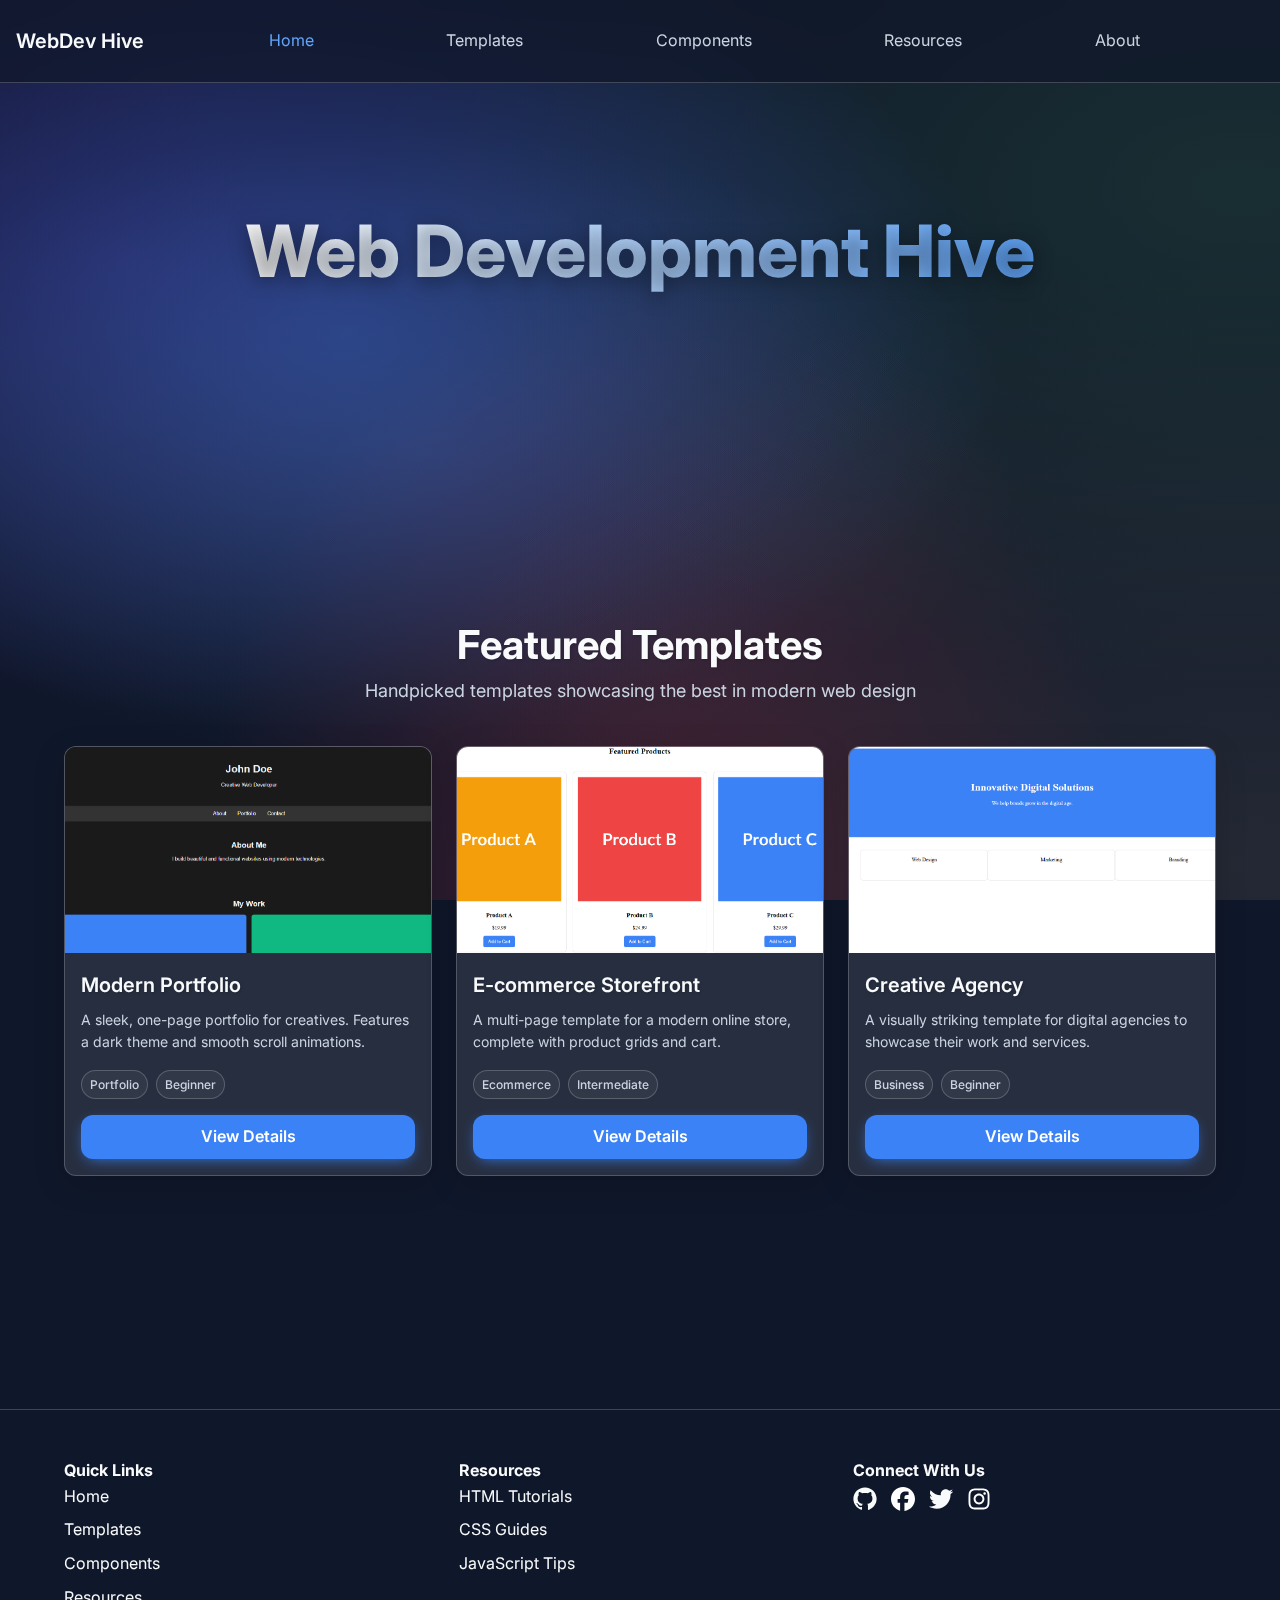
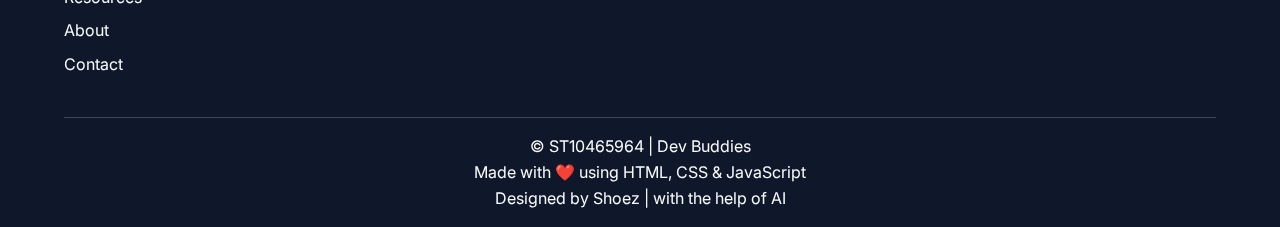
<file: index.html>
<!doctype html>
<html lang="en">
    <head>
        <meta charset="UTF-8" />
        <meta name="viewport" content="width=device-width, initial-scale=1.0" />
        <link rel="icon" href="https://public-frontend-cos.metadl.com/mgx/img/favicon.png" type="image/png" />
        <title>Web Development Hive - Templates, Components & Resources</title>
        <meta
            name="description"
            content="A comprehensive hub for web development resources including templates, components, and learning materials. Built with HTML, CSS, and JavaScript." />
        <meta
            name="keywords"
            content="web development, templates, components, HTML, CSS, JavaScript, responsive design" />
        <link rel="preconnect" href="https://fonts.googleapis.com" />
        <link rel="preconnect" href="https://fonts.gstatic.com" crossorigin />
        <link
            href="https://fonts.googleapis.com/css2?family=Inter:wght@300;400;500;600;700&family=JetBrains+Mono:wght@400;500&display=swap"
            rel="stylesheet" />

        <!-- Linking my css stylesheet to my current file -->
        <link rel="stylesheet" href="css/styles.css" />
    </head>
    <body>
        <!-- Navigation Bar -->
        <nav class="navbar" id="navbar">
            <div class="nav-container">
                <div class="nav-logo">
                    <a href="index.html" class="logo-link">
                        <span class="logo-text">WebDev Hive</span>
                    </a>
                </div>

                <a href="index.html" class="nav-link">Home</a>

                <a href="templates.html" class="nav-link">Templates </a>

                <a href="components.html" class="nav-link">Components </a>

                <a href="resources.html" class="nav-link">Resources</a>

                <a href="about.html" class="nav-link">About</a>

                <div class="nav-actions">
                    <button class="mobile-menu-toggle" id="mobile-menu-toggle" aria-label="Menu">
                        <span></span>
                        <span></span>
                        <span></span>
                    </button>
                </div>
            </div>

            <!-- Search Bar -->
            <div class="search-bar" id="search-bar">
                <div class="search-container">
                    <input
                        type="text"
                        class="search-input"
                        id="search-input"
                        placeholder="Search templates, components, resources..." />
                    <button class="search-close" id="search-close">✕</button>
                </div>
            </div>
        </nav>

        <!-- Main Content -->
        <main>
            <!-- Hero Section -->
            <section id="home" class="hero">
                <div class="hero-background"></div>
                <div class="container">
                    <div class="hero-content">
                        <h1 class="hero-title">
                            <span class="gradient-text">Web Development Hive</span>
                        </h1>
                        <p class="hero-subtitle">
                            Discover premium templates, components, and resources for modern web development. Built with
                            passion using vanilla HTML, CSS, and JavaScript.
                        </p>
                        <div class="hero-actions">
                            <a href="templates.html" class="btn btn-primary"> Explore Templates </a>
                            <a href="components.html" class="btn btn-secondary"> Browse Components </a>
                        </div>
                    </div>
                </div>
            </section>

            <!-- Featured Templates -->
            <section id="featured" class="featured-section reveal-on-scroll">
                <div class="container">
                    <div class="section-header">
                        <h2 class="section-title">Featured Templates</h2>
                        <p class="section-subtitle">Handpicked templates showcasing the best in modern web design</p>
                    </div>
                    <div class="featured-grid" id="featured-grid">
                        <!-- Featured templates will be populated by JavaScript -->
                        <p>Loading featured templates...</p>
                    </div>
                </div>
            </section>

            <!-- Statistics Section -->
            <section class="stats-section reveal-on-scroll">
                <div class="container">
                    <div class="stats-grid">
                        <div class="stat-item">
                            <div class="stat-number" data-target="50">1 000</div>
                            <div class="stat-label">Templates</div>
                        </div>
                        <div class="stat-item">
                            <div class="stat-number" data-target="100">500</div>
                            <div class="stat-label">Components</div>
                        </div>
                        <div class="stat-item">
                            <div class="stat-number" data-target="1200">50 000</div>
                            <div class="stat-label">Active Users</div>
                        </div>
                        <div class="stat-item">
                            <div class="stat-number" data-target="5000">1 000 000</div>
                            <div class="stat-label">Downloads</div>
                        </div>
                    </div>
                </div>
            </section>
        </main>

        <!-- Footer -->
        <footer class="footer">
            <div class="container">
                <div class="footer-content">
                    <div class="footer-column">
                        <h4>Quick Links</h4>
                        <ul class="footer-links">
                            <li><a href="index.html">Home</a></li>
                            <li><a href="templates.html">Templates</a></li>
                            <li><a href="components.html">Components</a></li>
                            <li><a href="resources.html">Resources</a></li>
                            <li><a href="about.html">About</a></li>
                            <li><a href="contact.html">Contact</a></li>
                        </ul>
                    </div>

                    <div class="footer-column">
                        <h4>Resources</h4>
                        <ul class="footer-links">
                            <li><a href="resources.html">HTML Tutorials</a></li>
                            <li><a href="resources.html">CSS Guides</a></li>
                            <li><a href="resources.html">JavaScript Tips</a></li>
                        </ul>
                    </div>
                    <div class="footer-column">
                        <h4>Connect With Us</h4>
                        <div class="social-links">
                            <!-- I've added a class="social-icon" to make styling easy -->
                            <!-- GitHub -->
                            <a href="https://github.com/CodyHouse/" target="_blank" aria-label="GitHub">
                                <svg xmlns="http://www.w3.org/2000/svg" viewBox="0 0 496 512" class="social-icon">
                                    <path
                                        fill="currentColor"
                                        d="M165.9 397.4c0 2-2.3 3.6-5.2 3.6-2.6 0-5.2-1.6-5.2-3.6 0-2 2.3-3.6 5.2-3.6 2.9 0 5.2 1.6 5.2 3.6zm-33.7-10.8c-.7 1.6.7 3.6 3.3 4.6 2.6 1 5.6.7 6.3-.9.7-1.6-.7-3.6-3.3-4.6-2.6-1-5.6-.7-6.3.9zm44.2-1.1c-2.9.7-4.6 2.9-4.3 5.2.3 2.3 2.9 3.6 5.9 2.9 2.9-.7 4.6-2.9 4.3-5.2-.3-2.3-2.9-3.6-5.9-2.9zM244 8C109.4 8 0 117.5 0 252c0 108.5 70.3 200.5 168 233.2 12.3 2.3 16.8-5.2 16.8-11.6 0-5.9-.3-25.3-.3-45.9-68.4 14.8-82.7-29.7-82.7-29.7-11.3-28.8-27.7-36.1-27.7-36.1-22.7-15.5 1.6-15.2 1.6-15.2 25.1 1.6 38.4 25.9 38.4 25.9 22.3 38.1 58.4 27.1 72.6 20.7 2.3-16.1 8.7-27.1 15.9-33.4-54.6-6.2-111.9-27.1-111.9-119.9 0-26.4 9.4-48.1 25.1-65.2-2.6-6.2-11-31.4 2.6-65.2 0 0 20.7-6.5 67.8 25.1 20.1-5.6 41.4-8.4 62.6-8.4s42.6 2.9 62.6 8.4c47.1-31.7 67.8-25.1 67.8-25.1 13.6 33.9 5.2 59.1 2.6 65.2 15.9 17.1 25.1 38.8 25.1 65.2 0 93.1-57.6 113.7-112.2 119.9 9 7.8 16.8 23.3 16.8 47.1 0 33.9-.3 61.3-.3 69.9 0 6.5 4.6 13.9 16.8 11.6C425.7 452.5 496 360.5 496 252 496 117.5 386.6 8 252 8z" />
                                </svg>
                            </a>

                            <!-- Facebook -->
                            <a href="https://facebook.com/your-username" target="_blank" aria-label="Facebook">
                                <svg
                                    style="color: white"
                                    xmlns="http://www.w3.org/2000/svg"
                                    viewBox="0 0 512 512"
                                    class="social-icon">
                                    <!--!Font Awesome Free 6.5.1 by @fontawesome - https://fontawesome.com License - https://fontawesome.com/license/free Copyright 2024 Fonticons, Inc.-->
                                    <path
                                        d="M512 256C512 114.6 397.4 0 256 0S0 114.6 0 256C0 376 82.7 476.8 194.2 504.5V334.2H141.4V256h52.8V222.3c0-87.1 39.4-127.5 125-127.5c16.2 0 44.2 3.2 55.7 6.4V172c-6-.6-16.5-1-29.6-1c-42 0-58.2 15.9-58.2 57.2V256h83.6l-14.4 78.2H287V510.1C413.8 494.8 512 386.9 512 256h0z"
                                        fill="white"></path>
                                </svg>
                            </a>

                            <!-- Twitter (X) -->
                            <a href="https://x.com/CodyWebHouse" target="_blank" aria-label="Twitter">
                                <svg xmlns="http://www.w3.org/2000/svg" viewBox="0 0 512 512" class="social-icon">
                                    <path
                                        fill="currentColor"
                                        d="M459.4 151.7c.3 4.5 .3 9 .3 13.6 0 138.7-105.6 298.8-298.8 298.8-59.5 0-114.9-17.2-161.4-47.1 8.4 1 16.8 1.6 25.5 1.6 49.1 0 94.2-16.6 130.1-44.8-46.1-1-84.8-31.2-98.1-72.8 6.5 1 13.2 1.6 19.8 1.6 9.4 0 18.7-1.3 27.5-3.6-48.1-9.7-84.3-52.2-84.3-103.1v-1.3 c14.1 7.8 30.3 12.9 47.5 13.6-28.3-18.9-46.8-51-46.8-87.4 0-19.5 5.2-37.7 14.4-53.5 52.2 63.9 130.1 105.6 218.2 110.2-1.6-7.8-2.6-16.1-2.6-24.4 0-58.4 47.5-105.6 105.6-105.6 30.3 0 57.8 12.9 77 33.9 24.1-4.5 46.8-13.6 67.1-25.8-7.8 24.4-24.4 44.8-46.1 57.8 21.2-2.3 41.8-8.1 60.5-16.6-14.4 20.8-32.6 39.3-53.5 54.3z" />
                                </svg>
                            </a>

                            <!-- Instagram -->
                            <a href="https://www.instagram.com/codyhouse.css" target="_blank" aria-label="Instagram">
                                <svg
                                    style="color: white"
                                    xmlns="http://www.w3.org/2000/svg"
                                    viewBox="0 0 448 512"
                                    class="social-icon">
                                    <!--!Font Awesome Free 6.5.1 by @fontawesome - https://fontawesome.com License - https://fontawesome.com/license/free Copyright 2024 Fonticons, Inc.-->
                                    <path
                                        d="M224.1 141c-63.6 0-114.9 51.3-114.9 114.9s51.3 114.9 114.9 114.9S339 319.5 339 255.9 287.7 141 224.1 141zm0 189.6c-41.1 0-74.7-33.5-74.7-74.7s33.5-74.7 74.7-74.7 74.7 33.5 74.7 74.7-33.6 74.7-74.7 74.7zm146.4-194.3c0 14.9-12 26.8-26.8 26.8-14.9 0-26.8-12-26.8-26.8s12-26.8 26.8-26.8 26.8 12 26.8 26.8zm76.1 27.2c-1.7-35.9-9.9-67.7-36.2-93.9-26.2-26.2-58-34.4-93.9-36.2-37-2.1-147.9-2.1-184.9 0-35.8 1.7-67.6 9.9-93.9 36.1s-34.4 58-36.2 93.9c-2.1 37-2.1 147.9 0 184.9 1.7 35.9 9.9 67.7 36.2 93.9s58 34.4 93.9 36.2c37 2.1 147.9 2.1 184.9 0 35.9-1.7 67.7-9.9 93.9-36.2 26.2-26.2 34.4-58 36.2-93.9 2.1-37 2.1-147.8 0-184.8zM398.8 388c-7.8 19.6-22.9 34.7-42.6 42.6-29.5 11.7-99.5 9-132.1 9s-102.7 2.6-132.1-9c-19.6-7.8-34.7-22.9-42.6-42.6-11.7-29.5-9-99.5-9-132.1s-2.6-102.7 9-132.1c7.8-19.6 22.9-34.7 42.6-42.6 29.5-11.7 99.5-9 132.1-9s102.7-2.6 132.1 9c19.6 7.8 34.7 22.9 42.6 42.6 11.7 29.5 9 99.5 9 132.1s2.7 102.7-9 132.1z"
                                        fill="white"></path>
                                </svg>
                            </a>
                        </div>
                    </div>
                </div>

                <div class="footer-bottom">
                    <div class="footer-divider"></div>
                    <div class="footer-info">
                        <p>&copy; ST10465964 | Dev Buddies</p>
                        <p>Made with ❤️ using HTML, CSS & JavaScript</p>
                        <p>Designed by Shoez | with the help of AI</p>
                    </div>
                </div>
            </div>
        </footer>

        <!-- Loading Spinner -->
        <div class="loading-spinner" id="loading-spinner">
            <div class="spinner"></div>
        </div>

        <!-- === CORRECTED SCRIPT TAG === -->
        <script type="module" src="js/components.js"></script>
        <script type="module" src="js/script.js"></script>
        <script type="module" src="js/templates.js"></script>
        <script type="module" src="js/renderer.js"></script>
    </body>
</html>
</file>
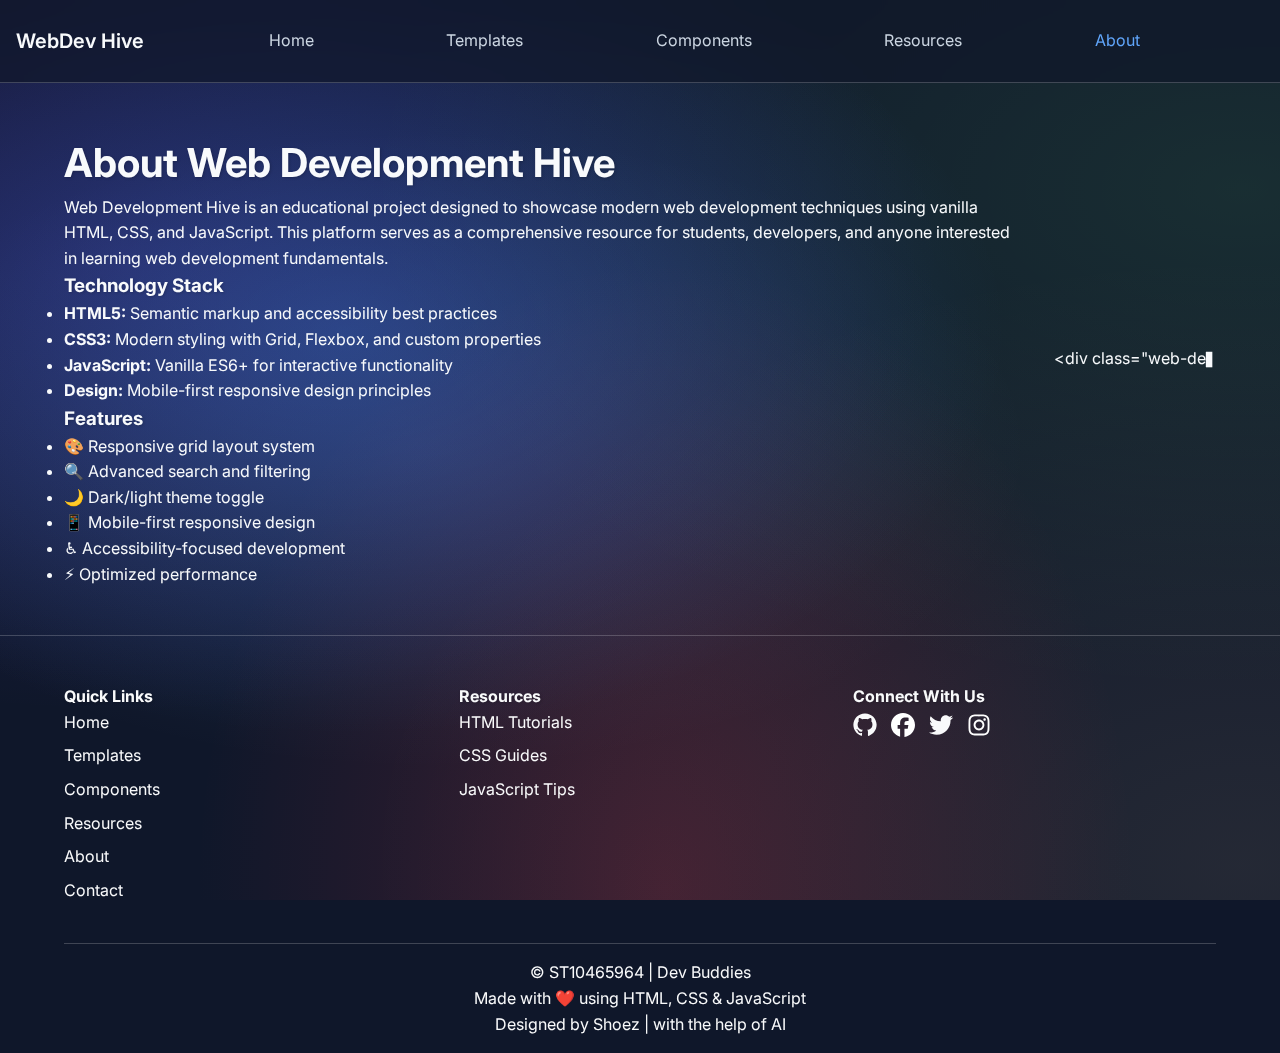
<file: about.html>
<!doctype html>
<html lang="en">
    <head>
        <meta charset="UTF-8" />
        <meta name="viewport" content="width=device-width, initial-scale=1.0" />
        <link rel="icon" href="https://public-frontend-cos.metadl.com/mgx/img/favicon.png" type="image/png" />
        <title>About WebDev Hive - Our Mission & Technology</title>
        <meta
            name="description"
            content="Learn about the Web Development Hive project, our educational goals, and the technology stack (HTML, CSS, JavaScript) we use." />
        <meta
            name="keywords"
            content="web development, templates, components, HTML, CSS, JavaScript, responsive design" />
        <link rel="preconnect" href="https://fonts.googleapis.com" />
        <link rel="preconnect" href="https://fonts.gstatic.com" crossorigin />
        <link
            href="https://fonts.googleapis.com/css2?family=Inter:wght@300;400;500;600;700&family=JetBrains+Mono:wght@400;500&display=swap"
            rel="stylesheet" />
         <link rel="stylesheet" href="css/styles.css" />
    </head>
    <body>
        <!-- Navigation Bar -->
        <nav class="navbar" id="navbar">
            <div class="nav-container">
                <div class="nav-logo">
                    <a href="index.html" class="logo-link">
                        
                        <span class="logo-text">WebDev Hive</span>
                    </a>
                </div>

                <a href="index.html" class="nav-link">Home</a>

                <a href="templates.html" class="nav-link">Templates </a>

                <a href="components.html" class="nav-link">Components </a>

                <a href="resources.html" class="nav-link">Resources</a>

                <a href="about.html" class="nav-link">About</a>

                <div class="nav-actions">
                    <button class="mobile-menu-toggle" id="mobile-menu-toggle" aria-label="Menu">
                        <span></span>
                        <span></span>
                        <span></span>
                    </button>
                </div>
            </div>

            <!-- Search Bar -->
            <div class="search-bar" id="search-bar">
                <div class="search-container">
                    <input
                        type="text"
                        class="search-input"
                        id="search-input"
                        placeholder="Search templates, components, resources..." />
                    <button class="search-close" id="search-close">✕</button>
                </div>
            </div>
        </nav>

        <!-- About Section -->
        <section id="about" class="about-section">
            <div class="container">
                <div class="about-content">
                    <div class="about-text">
                        <h2 class="section-title">About Web Development Hive</h2>
                        <p>
                            Web Development Hive is an educational project designed to showcase modern web development
                            techniques using vanilla HTML, CSS, and JavaScript. This platform serves as a comprehensive
                            resource for students, developers, and anyone interested in learning web development
                            fundamentals.
                        </p>

                        <h3>Technology Stack</h3>
                        <ul class="tech-list">
                            <li><strong>HTML5:</strong> Semantic markup and accessibility best practices</li>
                            <li><strong>CSS3:</strong> Modern styling with Grid, Flexbox, and custom properties</li>
                            <li><strong>JavaScript:</strong> Vanilla ES6+ for interactive functionality</li>
                            <li><strong>Design:</strong> Mobile-first responsive design principles</li>
                        </ul>

                        <h3>Features</h3>
                        <ul class="feature-list">
                            <li>🎨 Responsive grid layout system</li>
                            <li>🔍 Advanced search and filtering</li>
                            <li>🌙 Dark/light theme toggle</li>
                            <li>📱 Mobile-first responsive design</li>
                            <li>♿ Accessibility-focused development</li>
                            <li>⚡ Optimized performance</li>
                        </ul>
                    </div>
                    <div class="about-image">
                        <div class="code-preview"></div>
                    </div>
                </div>
            </div>
        </section>

        <footer class="footer">
            <div class="container">
                <div class="footer-content">
                    <div class="footer-column">
                        <h4>Quick Links</h4>
                        <ul class="footer-links">
                            <li><a href="index.html">Home</a></li>
                            <li><a href="templates.html">Templates</a></li>
                            <li><a href="components.html">Components</a></li>
                            <li><a href="resources.html">Resources</a></li>
                            <li><a href="about.html">About</a></li>
                            <li><a href="contact.html">Contact</a></li>
                        </ul>
                    </div>

                    <div class="footer-column">
                        <h4>Resources</h4>
                        <ul class="footer-links">
                            <li><a href="resources.html">HTML Tutorials</a></li>
                            <li><a href="resources.html">CSS Guides</a></li>
                            <li><a href="resources.html">JavaScript Tips</a></li>
                        </ul>
                    </div>
                    <div class="footer-column">
                        <h4>Connect With Us</h4>
                        <div class="social-links">
                            <!-- I've added a class="social-icon" to make styling easy -->
                            <!-- GitHub -->
                            <a href="https://github.com/CodyHouse/" target="_blank" aria-label="GitHub">
                                <svg xmlns="http://www.w3.org/2000/svg" viewBox="0 0 496 512" class="social-icon">
                                    <path
                                        fill="currentColor"
                                        d="M165.9 397.4c0 2-2.3 3.6-5.2 3.6-2.6 0-5.2-1.6-5.2-3.6 0-2 2.3-3.6 5.2-3.6 2.9 0 5.2 1.6 5.2 3.6zm-33.7-10.8c-.7 1.6.7 3.6 3.3 4.6 2.6 1 5.6.7 6.3-.9.7-1.6-.7-3.6-3.3-4.6-2.6-1-5.6-.7-6.3.9zm44.2-1.1c-2.9.7-4.6 2.9-4.3 5.2.3 2.3 2.9 3.6 5.9 2.9 2.9-.7 4.6-2.9 4.3-5.2-.3-2.3-2.9-3.6-5.9-2.9zM244 8C109.4 8 0 117.5 0 252c0 108.5 70.3 200.5 168 233.2 12.3 2.3 16.8-5.2 16.8-11.6 0-5.9-.3-25.3-.3-45.9-68.4 14.8-82.7-29.7-82.7-29.7-11.3-28.8-27.7-36.1-27.7-36.1-22.7-15.5 1.6-15.2 1.6-15.2 25.1 1.6 38.4 25.9 38.4 25.9 22.3 38.1 58.4 27.1 72.6 20.7 2.3-16.1 8.7-27.1 15.9-33.4-54.6-6.2-111.9-27.1-111.9-119.9 0-26.4 9.4-48.1 25.1-65.2-2.6-6.2-11-31.4 2.6-65.2 0 0 20.7-6.5 67.8 25.1 20.1-5.6 41.4-8.4 62.6-8.4s42.6 2.9 62.6 8.4c47.1-31.7 67.8-25.1 67.8-25.1 13.6 33.9 5.2 59.1 2.6 65.2 15.9 17.1 25.1 38.8 25.1 65.2 0 93.1-57.6 113.7-112.2 119.9 9 7.8 16.8 23.3 16.8 47.1 0 33.9-.3 61.3-.3 69.9 0 6.5 4.6 13.9 16.8 11.6C425.7 452.5 496 360.5 496 252 496 117.5 386.6 8 252 8z" />
                                </svg>
                            </a>

                            <!-- Facebook -->
                            <a href="https://facebook.com/your-username" target="_blank" aria-label="Facebook">
                                <svg
                                    style="color: white"
                                    xmlns="http://www.w3.org/2000/svg"
                                    viewBox="0 0 512 512"
                                    class="social-icon">
                                    <!--!Font Awesome Free 6.5.1 by @fontawesome - https://fontawesome.com License - https://fontawesome.com/license/free Copyright 2024 Fonticons, Inc.-->
                                    <path
                                        d="M512 256C512 114.6 397.4 0 256 0S0 114.6 0 256C0 376 82.7 476.8 194.2 504.5V334.2H141.4V256h52.8V222.3c0-87.1 39.4-127.5 125-127.5c16.2 0 44.2 3.2 55.7 6.4V172c-6-.6-16.5-1-29.6-1c-42 0-58.2 15.9-58.2 57.2V256h83.6l-14.4 78.2H287V510.1C413.8 494.8 512 386.9 512 256h0z"
                                        fill="white"></path>
                                </svg>
                            </a>

                            <!-- Twitter (X) -->
                            <a href="https://x.com/CodyWebHouse" target="_blank" aria-label="Twitter">
                                <svg xmlns="http://www.w3.org/2000/svg" viewBox="0 0 512 512" class="social-icon">
                                    <path
                                        fill="currentColor"
                                        d="M459.4 151.7c.3 4.5 .3 9 .3 13.6 0 138.7-105.6 298.8-298.8 298.8-59.5 0-114.9-17.2-161.4-47.1 8.4 1 16.8 1.6 25.5 1.6 49.1 0 94.2-16.6 130.1-44.8-46.1-1-84.8-31.2-98.1-72.8 6.5 1 13.2 1.6 19.8 1.6 9.4 0 18.7-1.3 27.5-3.6-48.1-9.7-84.3-52.2-84.3-103.1v-1.3 c14.1 7.8 30.3 12.9 47.5 13.6-28.3-18.9-46.8-51-46.8-87.4 0-19.5 5.2-37.7 14.4-53.5 52.2 63.9 130.1 105.6 218.2 110.2-1.6-7.8-2.6-16.1-2.6-24.4 0-58.4 47.5-105.6 105.6-105.6 30.3 0 57.8 12.9 77 33.9 24.1-4.5 46.8-13.6 67.1-25.8-7.8 24.4-24.4 44.8-46.1 57.8 21.2-2.3 41.8-8.1 60.5-16.6-14.4 20.8-32.6 39.3-53.5 54.3z" />
                                </svg>
                            </a>

                            <!-- Instagram -->
                            <a href="https://www.instagram.com/codyhouse.css" target="_blank" aria-label="Instagram">
                                <svg
                                    style="color: white"
                                    xmlns="http://www.w3.org/2000/svg"
                                    viewBox="0 0 448 512"
                                    class="social-icon">
                                    <!--!Font Awesome Free 6.5.1 by @fontawesome - https://fontawesome.com License - https://fontawesome.com/license/free Copyright 2024 Fonticons, Inc.-->
                                    <path
                                        d="M224.1 141c-63.6 0-114.9 51.3-114.9 114.9s51.3 114.9 114.9 114.9S339 319.5 339 255.9 287.7 141 224.1 141zm0 189.6c-41.1 0-74.7-33.5-74.7-74.7s33.5-74.7 74.7-74.7 74.7 33.5 74.7 74.7-33.6 74.7-74.7 74.7zm146.4-194.3c0 14.9-12 26.8-26.8 26.8-14.9 0-26.8-12-26.8-26.8s12-26.8 26.8-26.8 26.8 12 26.8 26.8zm76.1 27.2c-1.7-35.9-9.9-67.7-36.2-93.9-26.2-26.2-58-34.4-93.9-36.2-37-2.1-147.9-2.1-184.9 0-35.8 1.7-67.6 9.9-93.9 36.1s-34.4 58-36.2 93.9c-2.1 37-2.1 147.9 0 184.9 1.7 35.9 9.9 67.7 36.2 93.9s58 34.4 93.9 36.2c37 2.1 147.9 2.1 184.9 0 35.9-1.7 67.7-9.9 93.9-36.2 26.2-26.2 34.4-58 36.2-93.9 2.1-37 2.1-147.8 0-184.8zM398.8 388c-7.8 19.6-22.9 34.7-42.6 42.6-29.5 11.7-99.5 9-132.1 9s-102.7 2.6-132.1-9c-19.6-7.8-34.7-22.9-42.6-42.6-11.7-29.5-9-99.5-9-132.1s-2.6-102.7 9-132.1c7.8-19.6 22.9-34.7 42.6-42.6 29.5-11.7 99.5-9 132.1-9s102.7-2.6 132.1 9c19.6 7.8 34.7 22.9 42.6 42.6 11.7 29.5 9 99.5 9 132.1s2.7 102.7-9 132.1z"
                                        fill="white"></path>
                                </svg>
                            </a>
                        </div>
                    </div>
                </div>

                <div class="footer-bottom">
                    <div class="footer-divider"></div>
                    <div class="footer-info">
                        <p>&copy; ST10465964 | Dev Buddies</p>
                        <p>Made with ❤️ using HTML, CSS & JavaScript</p>
                        <p>Designed by Shoez | with the help of AI</p>
                    </div>
                </div>
            </div>
        </footer>
        <script type="module" src="js/script.js"></script>
    </body>
</html>
</file>
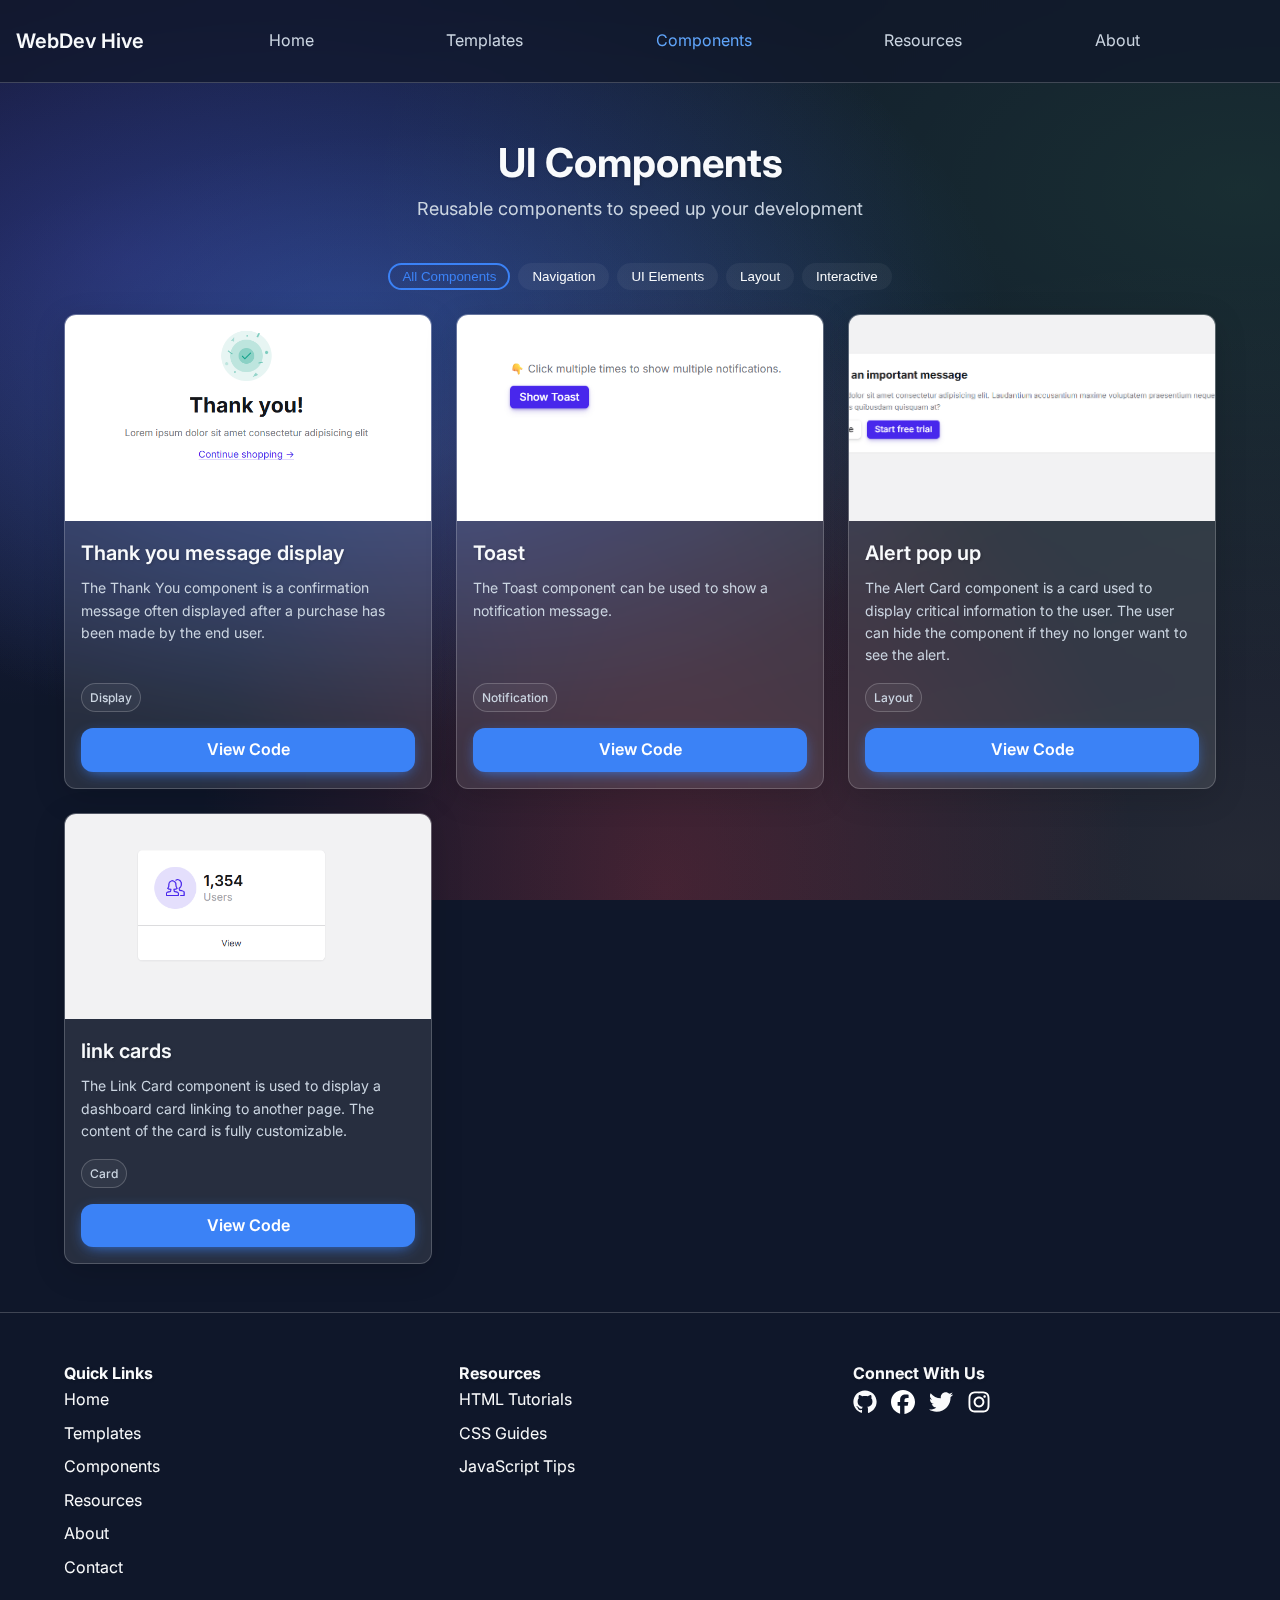
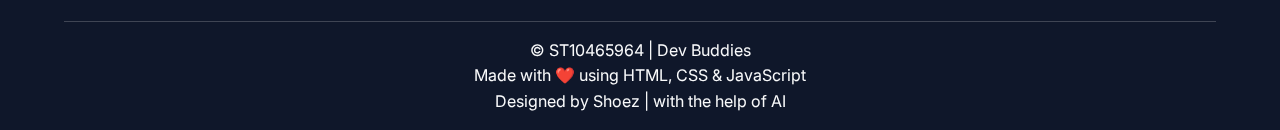
<file: components.html>
<!doctype html>
<html lang="en">
    <head>
        <meta charset="UTF-8" />
        <meta name="viewport" content="width=device-width, initial-scale=1.0" />
        <link rel="icon" href="https://public-frontend-cos.metadl.com/mgx/img/favicon.png" type="image/png" />
        <title>Web Development Hive - Components</title>
        <meta
            name="description"
            content="A comprehensive hub for web development resources including templates, components, and learning materials. Built with HTML, CSS, and JavaScript." />
        <meta
            name="keywords"
            content="web development, templates, components, HTML, CSS, JavaScript, responsive design" />
        <link rel="preconnect" href="https://fonts.googleapis.com" />
        <link rel="preconnect" href="https://fonts.gstatic.com" crossorigin />
        <link
            href="https://fonts.googleapis.com/css2?family=Inter:wght@300;400;500;600;700&family=JetBrains+Mono:wght@400;500&display=swap"
            rel="stylesheet" />
         <link rel="stylesheet" href="css/styles.css" />
    </head>
    <body>
        <!-- Navigation Bar -->
        <nav class="navbar" id="navbar">
            <div class="nav-container">
                <div class="nav-logo">
                    <a href="index.html" class="logo-link">
                        <span class="logo-text">WebDev Hive</span>
                    </a>
                </div>

                <a href="index.html" class="nav-link">Home</a>

                <a href="templates.html" class="nav-link">Templates </a>

                <a href="components.html" class="nav-link">Components </a>

                <a href="resources.html" class="nav-link">Resources</a>

                <a href="about.html" class="nav-link">About</a>

                <div class="nav-actions">
                    <button class="mobile-menu-toggle" id="mobile-menu-toggle" aria-label="Menu">
                        <span></span>
                        <span></span>
                        <span></span>
                    </button>
                </div>
            </div>

            <!-- Search Bar -->
            <div class="search-bar" id="search-bar">
                <div class="search-container">
                    <input
                        type="text"
                        class="search-input"
                        id="search-input"
                        placeholder="Search templates, components, resources..." />
                    <button class="search-close" id="search-close">✕</button>
                </div>
            </div>
        </nav>

        <!-- Components Section -->
        <section id="components" class="components-section">
            <div class="container">
                <div class="section-header">
                    <h2 class="section-title">UI Components</h2>
                    <p class="section-subtitle">Reusable components to speed up your development</p>
                </div>

                <!-- Component Categories -->
                <div class="component-categories" id="component-categories">
                    <button class="category-btn active" data-category="all">All Components</button>
                    <button class="category-btn" data-category="navigation">Navigation</button>
                    <button class="category-btn" data-category="ui">UI Elements</button>
                    <button class="category-btn" data-category="layout">Layout</button>
                    <button class="category-btn" data-category="interactive">Interactive</button>
                </div>

                <!-- Components Grid -->
                <div class="components-grid" id="components-grid">
                    <!-- JavaScript will populate this grid -->
                    <p>Loading components...</p>
                </div>
            </div>
        </section>

        <footer class="footer">
            <div class="container">
                <div class="footer-content">
                    <div class="footer-column">
                        <h4>Quick Links</h4>
                        <ul class="footer-links">
                            <li><a href="index.html">Home</a></li>
                            <li><a href="templates.html">Templates</a></li>
                            <li><a href="components.html">Components</a></li>
                            <li><a href="resources.html">Resources</a></li>
                            <li><a href="about.html">About</a></li>
                            <li><a href="contact.html">Contact</a></li>
                        </ul>
                    </div>

                    <div class="footer-column">
                        <h4>Resources</h4>
                        <ul class="footer-links">
                            <li><a href="resources.html">HTML Tutorials</a></li>
                            <li><a href="resources.html">CSS Guides</a></li>
                            <li><a href="resources.html">JavaScript Tips</a></li>
                        </ul>
                    </div>
                    <div class="footer-column">
                        <h4>Connect With Us</h4>
                        <div class="social-links">
                            <!-- I've added a class="social-icon" to make styling easy -->
                            <!-- GitHub -->
                            <a href="https://github.com/CodyHouse/" target="_blank" aria-label="GitHub">
                                <svg xmlns="http://www.w3.org/2000/svg" viewBox="0 0 496 512" class="social-icon">
                                    <path
                                        fill="currentColor"
                                        d="M165.9 397.4c0 2-2.3 3.6-5.2 3.6-2.6 0-5.2-1.6-5.2-3.6 0-2 2.3-3.6 5.2-3.6 2.9 0 5.2 1.6 5.2 3.6zm-33.7-10.8c-.7 1.6.7 3.6 3.3 4.6 2.6 1 5.6.7 6.3-.9.7-1.6-.7-3.6-3.3-4.6-2.6-1-5.6-.7-6.3.9zm44.2-1.1c-2.9.7-4.6 2.9-4.3 5.2.3 2.3 2.9 3.6 5.9 2.9 2.9-.7 4.6-2.9 4.3-5.2-.3-2.3-2.9-3.6-5.9-2.9zM244 8C109.4 8 0 117.5 0 252c0 108.5 70.3 200.5 168 233.2 12.3 2.3 16.8-5.2 16.8-11.6 0-5.9-.3-25.3-.3-45.9-68.4 14.8-82.7-29.7-82.7-29.7-11.3-28.8-27.7-36.1-27.7-36.1-22.7-15.5 1.6-15.2 1.6-15.2 25.1 1.6 38.4 25.9 38.4 25.9 22.3 38.1 58.4 27.1 72.6 20.7 2.3-16.1 8.7-27.1 15.9-33.4-54.6-6.2-111.9-27.1-111.9-119.9 0-26.4 9.4-48.1 25.1-65.2-2.6-6.2-11-31.4 2.6-65.2 0 0 20.7-6.5 67.8 25.1 20.1-5.6 41.4-8.4 62.6-8.4s42.6 2.9 62.6 8.4c47.1-31.7 67.8-25.1 67.8-25.1 13.6 33.9 5.2 59.1 2.6 65.2 15.9 17.1 25.1 38.8 25.1 65.2 0 93.1-57.6 113.7-112.2 119.9 9 7.8 16.8 23.3 16.8 47.1 0 33.9-.3 61.3-.3 69.9 0 6.5 4.6 13.9 16.8 11.6C425.7 452.5 496 360.5 496 252 496 117.5 386.6 8 252 8z" />
                                </svg>
                            </a>

                            <!-- Facebook -->
                            <a href="https://facebook.com/your-username" target="_blank" aria-label="Facebook">
                                <svg
                                    style="color: white"
                                    xmlns="http://www.w3.org/2000/svg"
                                    viewBox="0 0 512 512"
                                    class="social-icon">
                                    <!--!Font Awesome Free 6.5.1 by @fontawesome - https://fontawesome.com License - https://fontawesome.com/license/free Copyright 2024 Fonticons, Inc.-->
                                    <path
                                        d="M512 256C512 114.6 397.4 0 256 0S0 114.6 0 256C0 376 82.7 476.8 194.2 504.5V334.2H141.4V256h52.8V222.3c0-87.1 39.4-127.5 125-127.5c16.2 0 44.2 3.2 55.7 6.4V172c-6-.6-16.5-1-29.6-1c-42 0-58.2 15.9-58.2 57.2V256h83.6l-14.4 78.2H287V510.1C413.8 494.8 512 386.9 512 256h0z"
                                        fill="white"></path>
                                </svg>
                            </a>

                            <!-- Twitter (X) -->
                            <a href="https://x.com/CodyWebHouse" target="_blank" aria-label="Twitter">
                                <svg xmlns="http://www.w3.org/2000/svg" viewBox="0 0 512 512" class="social-icon">
                                    <path
                                        fill="currentColor"
                                        d="M459.4 151.7c.3 4.5 .3 9 .3 13.6 0 138.7-105.6 298.8-298.8 298.8-59.5 0-114.9-17.2-161.4-47.1 8.4 1 16.8 1.6 25.5 1.6 49.1 0 94.2-16.6 130.1-44.8-46.1-1-84.8-31.2-98.1-72.8 6.5 1 13.2 1.6 19.8 1.6 9.4 0 18.7-1.3 27.5-3.6-48.1-9.7-84.3-52.2-84.3-103.1v-1.3 c14.1 7.8 30.3 12.9 47.5 13.6-28.3-18.9-46.8-51-46.8-87.4 0-19.5 5.2-37.7 14.4-53.5 52.2 63.9 130.1 105.6 218.2 110.2-1.6-7.8-2.6-16.1-2.6-24.4 0-58.4 47.5-105.6 105.6-105.6 30.3 0 57.8 12.9 77 33.9 24.1-4.5 46.8-13.6 67.1-25.8-7.8 24.4-24.4 44.8-46.1 57.8 21.2-2.3 41.8-8.1 60.5-16.6-14.4 20.8-32.6 39.3-53.5 54.3z" />
                                </svg>
                            </a>

                            <!-- Instagram -->
                            <a href="https://www.instagram.com/codyhouse.css" target="_blank" aria-label="Instagram">
                                <svg
                                    style="color: white"
                                    xmlns="http://www.w3.org/2000/svg"
                                    viewBox="0 0 448 512"
                                    class="social-icon">
                                    <!--!Font Awesome Free 6.5.1 by @fontawesome - https://fontawesome.com License - https://fontawesome.com/license/free Copyright 2024 Fonticons, Inc.-->
                                    <path
                                        d="M224.1 141c-63.6 0-114.9 51.3-114.9 114.9s51.3 114.9 114.9 114.9S339 319.5 339 255.9 287.7 141 224.1 141zm0 189.6c-41.1 0-74.7-33.5-74.7-74.7s33.5-74.7 74.7-74.7 74.7 33.5 74.7 74.7-33.6 74.7-74.7 74.7zm146.4-194.3c0 14.9-12 26.8-26.8 26.8-14.9 0-26.8-12-26.8-26.8s12-26.8 26.8-26.8 26.8 12 26.8 26.8zm76.1 27.2c-1.7-35.9-9.9-67.7-36.2-93.9-26.2-26.2-58-34.4-93.9-36.2-37-2.1-147.9-2.1-184.9 0-35.8 1.7-67.6 9.9-93.9 36.1s-34.4 58-36.2 93.9c-2.1 37-2.1 147.9 0 184.9 1.7 35.9 9.9 67.7 36.2 93.9s58 34.4 93.9 36.2c37 2.1 147.9 2.1 184.9 0 35.9-1.7 67.7-9.9 93.9-36.2 26.2-26.2 34.4-58 36.2-93.9 2.1-37 2.1-147.8 0-184.8zM398.8 388c-7.8 19.6-22.9 34.7-42.6 42.6-29.5 11.7-99.5 9-132.1 9s-102.7 2.6-132.1-9c-19.6-7.8-34.7-22.9-42.6-42.6-11.7-29.5-9-99.5-9-132.1s-2.6-102.7 9-132.1c7.8-19.6 22.9-34.7 42.6-42.6 29.5-11.7 99.5-9 132.1-9s102.7-2.6 132.1 9c19.6 7.8 34.7 22.9 42.6 42.6 11.7 29.5 9 99.5 9 132.1s2.7 102.7-9 132.1z"
                                        fill="white"></path>
                                </svg>
                            </a>
                        </div>
                    </div>
                </div>

                <div class="footer-bottom">
                    <div class="footer-divider"></div>
                    <div class="footer-info">
                        <p>&copy; ST10465964 | Dev Buddies</p>
                        <p>Made with ❤️ using HTML, CSS & JavaScript</p>
                        <p>Designed by Shoez | with the help of AI</p>
                    </div>
                </div>
            </div>
        </footer>

        <script type="module" src="js/script.js"></script>
    </body>
</html>
</file>
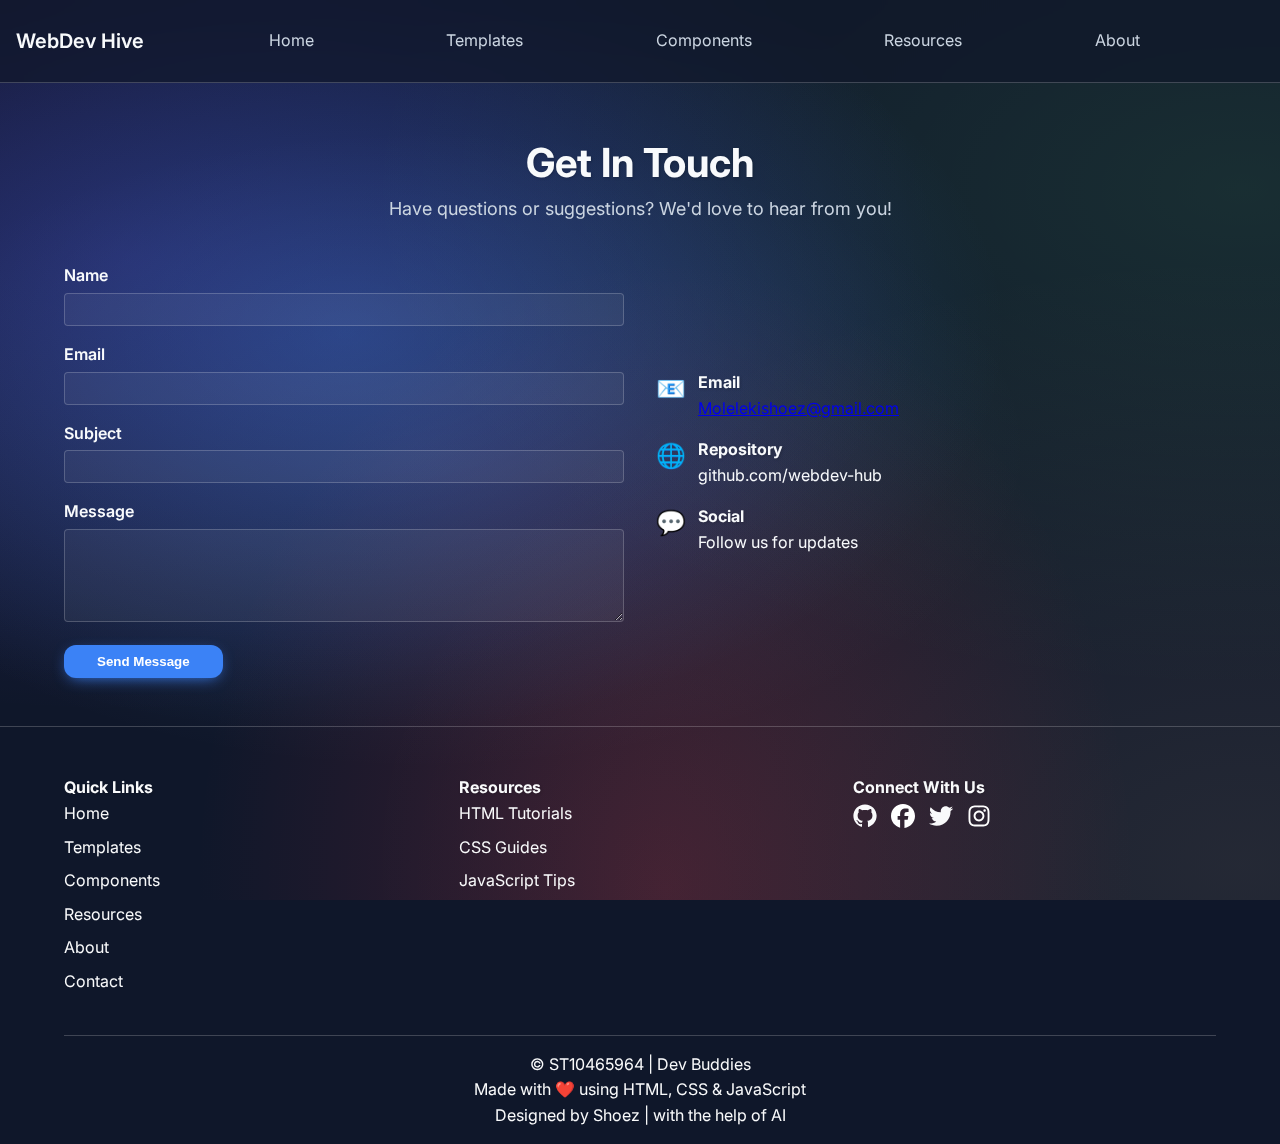
<file: contact.html>
<!doctype html>
<html lang="en">
    <head>
        <meta charset="UTF-8" />
        <meta name="viewport" content="width=device-width, initial-scale=1.0" />
        <link rel="icon" href="https://public-frontend-cos.metadl.com/mgx/img/favicon.png" type="image/png" />
        <title>Web Development Hive - Templates, Components & Resources</title>
        <meta
            name="description"
            content="A comprehensive hub for web development resources including templates, components, and learning materials. Built with HTML, CSS, and JavaScript." />
        <meta
            name="keywords"
            content="web development, templates, components, HTML, CSS, JavaScript, responsive design" />
        <link rel="preconnect" href="https://fonts.googleapis.com" />
        <link rel="preconnect" href="https://fonts.gstatic.com" crossorigin />
        <link
            href="https://fonts.googleapis.com/css2?family=Inter:wght@300;400;500;600;700&family=JetBrains+Mono:wght@400;500&display=swap"
            rel="stylesheet" />
         <link rel="stylesheet" href="css/styles.css" />
    </head>
    <body>
        <!-- Navigation Bar -->
        <nav class="navbar" id="navbar">
            <div class="nav-container">
                <div class="nav-logo">
                    <a href="index.html" class="logo-link">
                        
                        <span class="logo-text">WebDev Hive</span>
                    </a>
                </div>

                <a href="index.html" class="nav-link">Home</a>

                <a href="templates.html" class="nav-link">Templates </a>

                <a href="components.html" class="nav-link">Components </a>

                <a href="resources.html" class="nav-link">Resources</a>

                <a href="about.html" class="nav-link">About</a>

                <div class="nav-actions">
                    <button class="mobile-menu-toggle" id="mobile-menu-toggle" aria-label="Menu">
                        <span></span>
                        <span></span>
                        <span></span>
                    </button>
                </div>
            </div>

            <!-- Search Bar -->
            <div class="search-bar" id="search-bar">
                <div class="search-container">
                    <input
                        type="text"
                        class="search-input"
                        id="search-input"
                        placeholder="Search templates, components, resources..." />
                    <button class="search-close" id="search-close">✕</button>
                </div>
            </div>
        </nav>

        <!-- Contact Section -->
            <section id="contact" class="contact-section">
                <div class="container">
                    <div class="section-header">
                        <h2 class="section-title">Get In Touch</h2>
                        <p class="section-subtitle">Have questions or suggestions? We'd love to hear from you!</p>
                    </div>

                    <div class="contact-content">
                        <div class="contact-form-container">
                            <form class="contact-form" id="contact-form">
                                <div class="form-group">
                                    <label for="name">Name</label>
                                    <input type="text" id="name" name="name" required />
                                </div>
                                <div class="form-group">
                                    <label for="email">Email</label>
                                    <input type="email" id="email" name="email" required />
                                </div>
                                <div class="form-group">
                                    <label for="subject">Subject</label>
                                    <input type="text" id="subject" name="subject" required />
                                </div>
                                <div class="form-group">
                                    <label for="message">Message</label>
                                    <textarea id="message" name="message" rows="5" required></textarea>
                                </div>
                                <button type="submit" class="btn btn-primary">Send Message</button>
                            </form>
                        </div>

                        <div class="contact-info">
                            <div class="contact-item">
                                <div class="contact-icon">📧</div>
                                <div class="contact-details">
                                    <h4>Email</h4>
                                    <p>
                                        <a href="#" class="__cf_email__">Molelekishoez@gmail.com</a>
                                    </p>
                                </div>
                            </div>
                            <div class="contact-item">
                                <div class="contact-icon">🌐</div>
                                <div class="contact-details">
                                    <h4>Repository</h4>
                                    <p>github.com/webdev-hub</p>
                                </div>
                            </div>
                            <div class="contact-item">
                                <div class="contact-icon">💬</div>
                                <div class="contact-details">
                                    <h4>Social</h4>
                                    <p>Follow us for updates</p>
                                </div>
                            </div>
                        </div>
                    </div>
                </div>
            </section>

        <footer class="footer">
            <div class="container">
                <div class="footer-content">
                    <div class="footer-column">
                        <h4>Quick Links</h4>
                        <ul class="footer-links">
                            <li><a href="index.html">Home</a></li>
                            <li><a href="templates.html">Templates</a></li>
                            <li><a href="components.html">Components</a></li>
                            <li><a href="resources.html">Resources</a></li>
                            <li><a href="about.html">About</a></li>
                            <li><a href="contact.html">Contact</a></li>
                        </ul>
                    </div>

                    <div class="footer-column">
                        <h4>Resources</h4>
                        <ul class="footer-links">
                            <li><a href="resources.html">HTML Tutorials</a></li>
                            <li><a href="resources.html">CSS Guides</a></li>
                            <li><a href="resources.html">JavaScript Tips</a></li>
                        </ul>
                    </div>
                    <div class="footer-column">
                        <h4>Connect With Us</h4>
                        <div class="social-links">
                            <!-- I've added a class="social-icon" to make styling easy -->
                            <!-- GitHub -->
                            <a href="https://github.com/CodyHouse/" target="_blank" aria-label="GitHub">
                                <svg xmlns="http://www.w3.org/2000/svg" viewBox="0 0 496 512" class="social-icon">
                                    <path
                                        fill="currentColor"
                                        d="M165.9 397.4c0 2-2.3 3.6-5.2 3.6-2.6 0-5.2-1.6-5.2-3.6 0-2 2.3-3.6 5.2-3.6 2.9 0 5.2 1.6 5.2 3.6zm-33.7-10.8c-.7 1.6.7 3.6 3.3 4.6 2.6 1 5.6.7 6.3-.9.7-1.6-.7-3.6-3.3-4.6-2.6-1-5.6-.7-6.3.9zm44.2-1.1c-2.9.7-4.6 2.9-4.3 5.2.3 2.3 2.9 3.6 5.9 2.9 2.9-.7 4.6-2.9 4.3-5.2-.3-2.3-2.9-3.6-5.9-2.9zM244 8C109.4 8 0 117.5 0 252c0 108.5 70.3 200.5 168 233.2 12.3 2.3 16.8-5.2 16.8-11.6 0-5.9-.3-25.3-.3-45.9-68.4 14.8-82.7-29.7-82.7-29.7-11.3-28.8-27.7-36.1-27.7-36.1-22.7-15.5 1.6-15.2 1.6-15.2 25.1 1.6 38.4 25.9 38.4 25.9 22.3 38.1 58.4 27.1 72.6 20.7 2.3-16.1 8.7-27.1 15.9-33.4-54.6-6.2-111.9-27.1-111.9-119.9 0-26.4 9.4-48.1 25.1-65.2-2.6-6.2-11-31.4 2.6-65.2 0 0 20.7-6.5 67.8 25.1 20.1-5.6 41.4-8.4 62.6-8.4s42.6 2.9 62.6 8.4c47.1-31.7 67.8-25.1 67.8-25.1 13.6 33.9 5.2 59.1 2.6 65.2 15.9 17.1 25.1 38.8 25.1 65.2 0 93.1-57.6 113.7-112.2 119.9 9 7.8 16.8 23.3 16.8 47.1 0 33.9-.3 61.3-.3 69.9 0 6.5 4.6 13.9 16.8 11.6C425.7 452.5 496 360.5 496 252 496 117.5 386.6 8 252 8z" />
                                </svg>
                            </a>

                            <!-- Facebook -->
                            <a href="https://facebook.com/your-username" target="_blank" aria-label="Facebook">
                                <svg
                                    style="color: white"
                                    xmlns="http://www.w3.org/2000/svg"
                                    viewBox="0 0 512 512"
                                    class="social-icon">
                                    <!--!Font Awesome Free 6.5.1 by @fontawesome - https://fontawesome.com License - https://fontawesome.com/license/free Copyright 2024 Fonticons, Inc.-->
                                    <path
                                        d="M512 256C512 114.6 397.4 0 256 0S0 114.6 0 256C0 376 82.7 476.8 194.2 504.5V334.2H141.4V256h52.8V222.3c0-87.1 39.4-127.5 125-127.5c16.2 0 44.2 3.2 55.7 6.4V172c-6-.6-16.5-1-29.6-1c-42 0-58.2 15.9-58.2 57.2V256h83.6l-14.4 78.2H287V510.1C413.8 494.8 512 386.9 512 256h0z"
                                        fill="white"></path>
                                </svg>
                            </a>

                            <!-- Twitter (X) -->
                            <a href="https://x.com/CodyWebHouse" target="_blank" aria-label="Twitter">
                                <svg xmlns="http://www.w3.org/2000/svg" viewBox="0 0 512 512" class="social-icon">
                                    <path
                                        fill="currentColor"
                                        d="M459.4 151.7c.3 4.5 .3 9 .3 13.6 0 138.7-105.6 298.8-298.8 298.8-59.5 0-114.9-17.2-161.4-47.1 8.4 1 16.8 1.6 25.5 1.6 49.1 0 94.2-16.6 130.1-44.8-46.1-1-84.8-31.2-98.1-72.8 6.5 1 13.2 1.6 19.8 1.6 9.4 0 18.7-1.3 27.5-3.6-48.1-9.7-84.3-52.2-84.3-103.1v-1.3 c14.1 7.8 30.3 12.9 47.5 13.6-28.3-18.9-46.8-51-46.8-87.4 0-19.5 5.2-37.7 14.4-53.5 52.2 63.9 130.1 105.6 218.2 110.2-1.6-7.8-2.6-16.1-2.6-24.4 0-58.4 47.5-105.6 105.6-105.6 30.3 0 57.8 12.9 77 33.9 24.1-4.5 46.8-13.6 67.1-25.8-7.8 24.4-24.4 44.8-46.1 57.8 21.2-2.3 41.8-8.1 60.5-16.6-14.4 20.8-32.6 39.3-53.5 54.3z" />
                                </svg>
                            </a>

                            <!-- Instagram -->
                            <a href="https://www.instagram.com/codyhouse.css" target="_blank" aria-label="Instagram">
                                <svg
                                    style="color: white"
                                    xmlns="http://www.w3.org/2000/svg"
                                    viewBox="0 0 448 512"
                                    class="social-icon">
                                    <!--!Font Awesome Free 6.5.1 by @fontawesome - https://fontawesome.com License - https://fontawesome.com/license/free Copyright 2024 Fonticons, Inc.-->
                                    <path
                                        d="M224.1 141c-63.6 0-114.9 51.3-114.9 114.9s51.3 114.9 114.9 114.9S339 319.5 339 255.9 287.7 141 224.1 141zm0 189.6c-41.1 0-74.7-33.5-74.7-74.7s33.5-74.7 74.7-74.7 74.7 33.5 74.7 74.7-33.6 74.7-74.7 74.7zm146.4-194.3c0 14.9-12 26.8-26.8 26.8-14.9 0-26.8-12-26.8-26.8s12-26.8 26.8-26.8 26.8 12 26.8 26.8zm76.1 27.2c-1.7-35.9-9.9-67.7-36.2-93.9-26.2-26.2-58-34.4-93.9-36.2-37-2.1-147.9-2.1-184.9 0-35.8 1.7-67.6 9.9-93.9 36.1s-34.4 58-36.2 93.9c-2.1 37-2.1 147.9 0 184.9 1.7 35.9 9.9 67.7 36.2 93.9s58 34.4 93.9 36.2c37 2.1 147.9 2.1 184.9 0 35.9-1.7 67.7-9.9 93.9-36.2 26.2-26.2 34.4-58 36.2-93.9 2.1-37 2.1-147.8 0-184.8zM398.8 388c-7.8 19.6-22.9 34.7-42.6 42.6-29.5 11.7-99.5 9-132.1 9s-102.7 2.6-132.1-9c-19.6-7.8-34.7-22.9-42.6-42.6-11.7-29.5-9-99.5-9-132.1s-2.6-102.7 9-132.1c7.8-19.6 22.9-34.7 42.6-42.6 29.5-11.7 99.5-9 132.1-9s102.7-2.6 132.1 9c19.6 7.8 34.7 22.9 42.6 42.6 11.7 29.5 9 99.5 9 132.1s2.7 102.7-9 132.1z"
                                        fill="white"></path>
                                </svg>
                            </a>
                        </div>
                    </div>
                </div>

                <div class="footer-bottom">
                    <div class="footer-divider"></div>
                    <div class="footer-info">
                        <p>&copy; ST10465964 | Dev Buddies</p>
                        <p>Made with ❤️ using HTML, CSS & JavaScript</p>
                        <p>Designed by Shoez | with the help of AI</p>
                    </div>
                </div>
            </div>
        </footer>
        <script type="module" src="js/script.js"></script>
    </body>
</html>
</file>
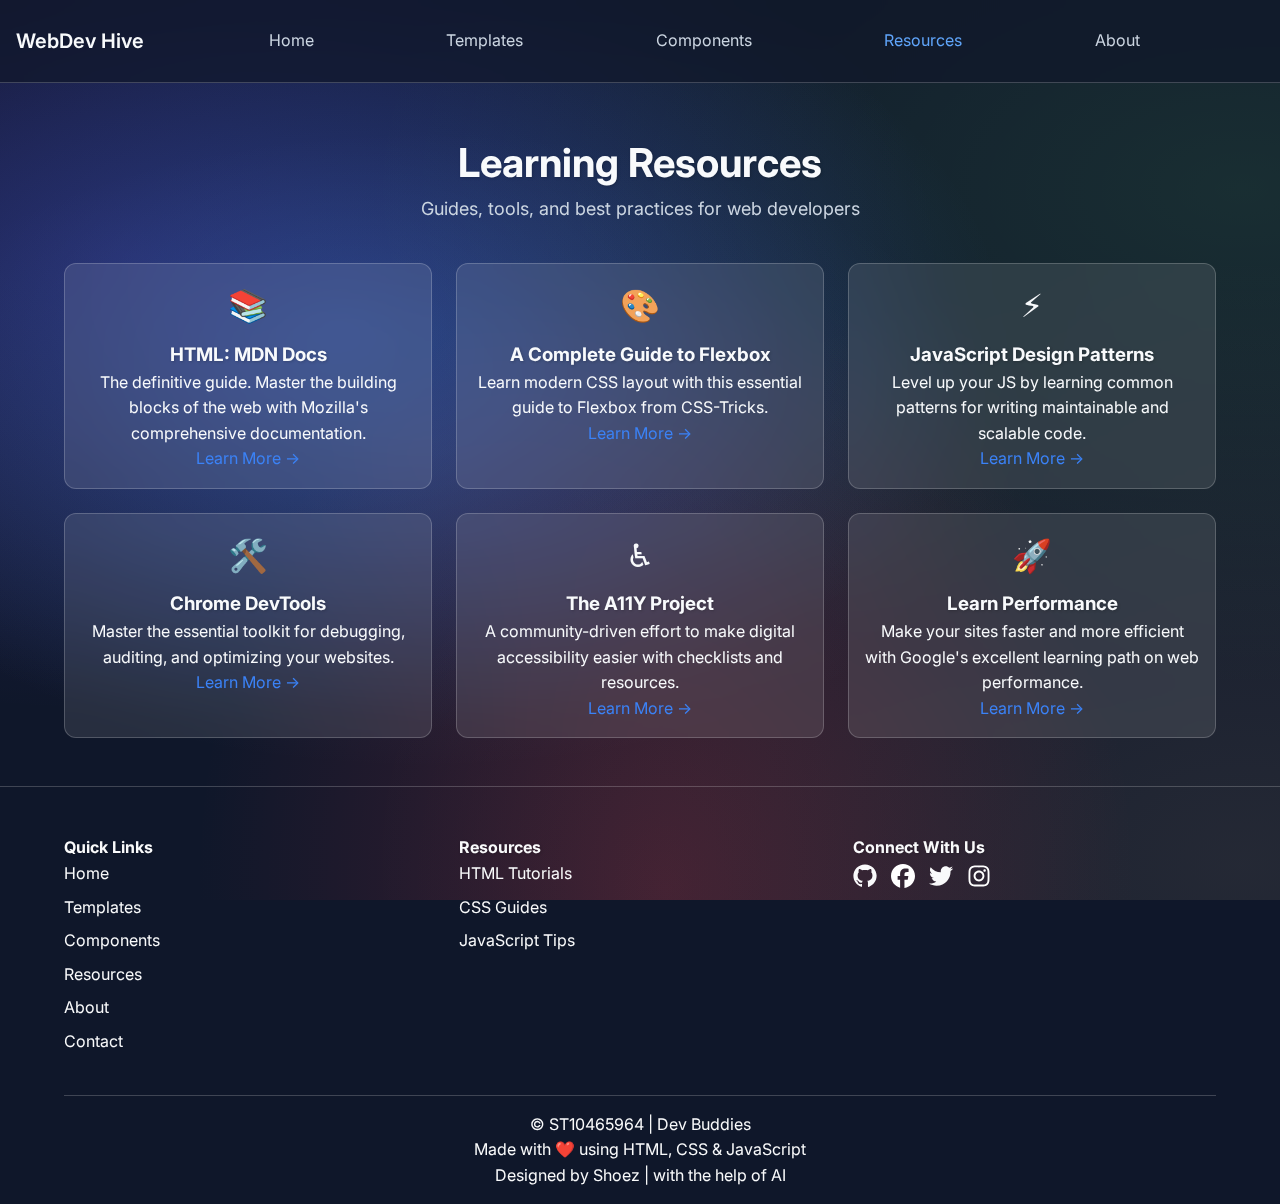
<file: resources.html>
<!doctype html>
<html lang="en">
    <head>
        <meta charset="UTF-8" />
        <meta name="viewport" content="width=device-width, initial-scale=1.0" />
        <link rel="icon" href="https://public-frontend-cos.metadl.com/mgx/img/favicon.png" type="image/png" />
        <title>Web Development Hive - Templates, Components & Resources</title>
        <meta
            name="description"
            content="A comprehensive hub for web development resources including templates, components, and learning materials. Built with HTML, CSS, and JavaScript." />
        <meta
            name="keywords"
            content="web development, templates, components, HTML, CSS, JavaScript, responsive design" />
        <link rel="preconnect" href="https://fonts.googleapis.com" />
        <link rel="preconnect" href="https://fonts.gstatic.com" crossorigin />
        <link
            href="https://fonts.googleapis.com/css2?family=Inter:wght@300;400;500;600;700&family=JetBrains+Mono:wght@400;500&display=swap"
            rel="stylesheet" />
        <link rel="stylesheet" href="css/styles.css" />
    </head>
    <body>
        <!-- Navigation Bar -->
        <nav class="navbar" id="navbar">
            <div class="nav-container">
                <div class="nav-logo">
                    <a href="index.html" class="logo-link">
                        <span class="logo-text">WebDev Hive</span>
                    </a>
                </div>

                <a href="index.html" class="nav-link">Home</a>

                <a href="templates.html" class="nav-link">Templates </a>

                <a href="components.html" class="nav-link">Components </a>

                <a href="resources.html" class="nav-link">Resources</a>

                <a href="about.html" class="nav-link">About</a>

                <div class="nav-actions">
                    <button class="mobile-menu-toggle" id="mobile-menu-toggle" aria-label="Menu">
                        <span></span>
                        <span></span>
                        <span></span>
                    </button>
                </div>
            </div>

            <!-- Search Bar -->
            <div class="search-bar" id="search-bar">
                <div class="search-container">
                    <input
                        type="text"
                        class="search-input"
                        id="search-input"
                        placeholder="Search templates, components, resources..." />
                    <button class="search-close" id="search-close">✕</button>
                </div>
            </div>
        </nav>

        <!-- Resources Section -->
        <section id="resources" class="resources-section">
            <div class="container">
                <div class="section-header">
                    <h2 class="section-title">Learning Resources</h2>
                    <p class="section-subtitle">Guides, tools, and best practices for web developers</p>
                </div>

                <div class="resources-grid">
                    <div class="resource-card">
                        <div class="resource-icon">📚</div>
                        <h3>HTML: MDN Docs</h3>
                        <p>
                            The definitive guide. Master the building blocks of the web with Mozilla's comprehensive
                            documentation.
                        </p>
                        <a
                            href="https://developer.mozilla.org/en-US/docs/Web/HTML"
                            target="_blank"
                            class="resource-link"
                            >Learn More →</a
                        >
                    </div>
                    <div class="resource-card">
                        <div class="resource-icon">🎨</div>
                        <h3>A Complete Guide to Flexbox</h3>
                        <p>Learn modern CSS layout with this essential guide to Flexbox from CSS-Tricks.</p>
                        <a
                            href="https://css-tricks.com/snippets/css/a-guide-to-flexbox/"
                            target="_blank"
                            class="resource-link"
                            >Learn More →</a
                        >
                    </div>
                    <div class="resource-card">
                        <div class="resource-icon">⚡</div>
                        <h3>JavaScript Design Patterns</h3>
                        <p>Level up your JS by learning common patterns for writing maintainable and scalable code.</p>
                        <a
                            href="https://www.freecodecamp.org/news/javascript-design-patterns-explained-with-examples/"
                            target="_blank"
                            class="resource-link"
                            >Learn More →</a
                        >
                    </div>
                    <div class="resource-card">
                        <div class="resource-icon">🛠️</div>
                        <h3>Chrome DevTools</h3>
                        <p>Master the essential toolkit for debugging, auditing, and optimizing your websites.</p>
                        <a href="https://developer.chrome.com/docs/devtools" target="_blank" class="resource-link"
                            >Learn More →</a
                        >
                    </div>
                    <div class="resource-card">
                        <div class="resource-icon">♿</div>
                        <h3>The A11Y Project</h3>
                        <p>
                            A community-driven effort to make digital accessibility easier with checklists and
                            resources.
                        </p>
                        <a href="https://www.a11yproject.com/checklist/" target="_blank" class="resource-link"
                            >Learn More →</a
                        >
                    </div>
                    <div class="resource-card">
                        <div class="resource-icon">🚀</div>
                        <h3>Learn Performance</h3>
                        <p>
                            Make your sites faster and more efficient with Google's excellent learning path on web
                            performance.
                        </p>
                        <a href="https://web.dev/learn/performance/" target="_blank" class="resource-link"
                            >Learn More →</a
                        >
                    </div>
                </div>
            </div>
        </section>

        <footer class="footer">
            <div class="container">
                <div class="footer-content">
                    <div class="footer-column">
                        <h4>Quick Links</h4>
                        <ul class="footer-links">
                            <li><a href="index.html">Home</a></li>
                            <li><a href="templates.html">Templates</a></li>
                            <li><a href="components.html">Components</a></li>
                            <li><a href="resources.html">Resources</a></li>
                            <li><a href="about.html">About</a></li>
                            <li><a href="contact.html">Contact</a></li>
                        </ul>
                    </div>

                    <div class="footer-column">
                        <h4>Resources</h4>
                        <ul class="footer-links">
                            <li><a href="resources.html">HTML Tutorials</a></li>
                            <li><a href="resources.html">CSS Guides</a></li>
                            <li><a href="resources.html">JavaScript Tips</a></li>
                        </ul>
                    </div>
                    <div class="footer-column">
                        <h4>Connect With Us</h4>
                        <div class="social-links">
                            <!-- I've added a class="social-icon" to make styling easy -->
                            <!-- GitHub -->
                            <a href="https://github.com/CodyHouse/" target="_blank" aria-label="GitHub">
                                <svg xmlns="http://www.w3.org/2000/svg" viewBox="0 0 496 512" class="social-icon">
                                    <path
                                        fill="currentColor"
                                        d="M165.9 397.4c0 2-2.3 3.6-5.2 3.6-2.6 0-5.2-1.6-5.2-3.6 0-2 2.3-3.6 5.2-3.6 2.9 0 5.2 1.6 5.2 3.6zm-33.7-10.8c-.7 1.6.7 3.6 3.3 4.6 2.6 1 5.6.7 6.3-.9.7-1.6-.7-3.6-3.3-4.6-2.6-1-5.6-.7-6.3.9zm44.2-1.1c-2.9.7-4.6 2.9-4.3 5.2.3 2.3 2.9 3.6 5.9 2.9 2.9-.7 4.6-2.9 4.3-5.2-.3-2.3-2.9-3.6-5.9-2.9zM244 8C109.4 8 0 117.5 0 252c0 108.5 70.3 200.5 168 233.2 12.3 2.3 16.8-5.2 16.8-11.6 0-5.9-.3-25.3-.3-45.9-68.4 14.8-82.7-29.7-82.7-29.7-11.3-28.8-27.7-36.1-27.7-36.1-22.7-15.5 1.6-15.2 1.6-15.2 25.1 1.6 38.4 25.9 38.4 25.9 22.3 38.1 58.4 27.1 72.6 20.7 2.3-16.1 8.7-27.1 15.9-33.4-54.6-6.2-111.9-27.1-111.9-119.9 0-26.4 9.4-48.1 25.1-65.2-2.6-6.2-11-31.4 2.6-65.2 0 0 20.7-6.5 67.8 25.1 20.1-5.6 41.4-8.4 62.6-8.4s42.6 2.9 62.6 8.4c47.1-31.7 67.8-25.1 67.8-25.1 13.6 33.9 5.2 59.1 2.6 65.2 15.9 17.1 25.1 38.8 25.1 65.2 0 93.1-57.6 113.7-112.2 119.9 9 7.8 16.8 23.3 16.8 47.1 0 33.9-.3 61.3-.3 69.9 0 6.5 4.6 13.9 16.8 11.6C425.7 452.5 496 360.5 496 252 496 117.5 386.6 8 252 8z" />
                                </svg>
                            </a>

                            <!-- Facebook -->
                            <a href="https://facebook.com/your-username" target="_blank" aria-label="Facebook">
                                <svg
                                    style="color: white"
                                    xmlns="http://www.w3.org/2000/svg"
                                    viewBox="0 0 512 512"
                                    class="social-icon">
                                    <!--!Font Awesome Free 6.5.1 by @fontawesome - https://fontawesome.com License - https://fontawesome.com/license/free Copyright 2024 Fonticons, Inc.-->
                                    <path
                                        d="M512 256C512 114.6 397.4 0 256 0S0 114.6 0 256C0 376 82.7 476.8 194.2 504.5V334.2H141.4V256h52.8V222.3c0-87.1 39.4-127.5 125-127.5c16.2 0 44.2 3.2 55.7 6.4V172c-6-.6-16.5-1-29.6-1c-42 0-58.2 15.9-58.2 57.2V256h83.6l-14.4 78.2H287V510.1C413.8 494.8 512 386.9 512 256h0z"
                                        fill="white"></path>
                                </svg>
                            </a>

                            <!-- Twitter (X) -->
                            <a href="https://x.com/CodyWebHouse" target="_blank" aria-label="Twitter">
                                <svg xmlns="http://www.w3.org/2000/svg" viewBox="0 0 512 512" class="social-icon">
                                    <path
                                        fill="currentColor"
                                        d="M459.4 151.7c.3 4.5 .3 9 .3 13.6 0 138.7-105.6 298.8-298.8 298.8-59.5 0-114.9-17.2-161.4-47.1 8.4 1 16.8 1.6 25.5 1.6 49.1 0 94.2-16.6 130.1-44.8-46.1-1-84.8-31.2-98.1-72.8 6.5 1 13.2 1.6 19.8 1.6 9.4 0 18.7-1.3 27.5-3.6-48.1-9.7-84.3-52.2-84.3-103.1v-1.3 c14.1 7.8 30.3 12.9 47.5 13.6-28.3-18.9-46.8-51-46.8-87.4 0-19.5 5.2-37.7 14.4-53.5 52.2 63.9 130.1 105.6 218.2 110.2-1.6-7.8-2.6-16.1-2.6-24.4 0-58.4 47.5-105.6 105.6-105.6 30.3 0 57.8 12.9 77 33.9 24.1-4.5 46.8-13.6 67.1-25.8-7.8 24.4-24.4 44.8-46.1 57.8 21.2-2.3 41.8-8.1 60.5-16.6-14.4 20.8-32.6 39.3-53.5 54.3z" />
                                </svg>
                            </a>

                            <!-- Instagram -->
                            <a href="https://www.instagram.com/codyhouse.css" target="_blank" aria-label="Instagram">
                                <svg
                                    style="color: white"
                                    xmlns="http://www.w3.org/2000/svg"
                                    viewBox="0 0 448 512"
                                    class="social-icon">
                                    <!--!Font Awesome Free 6.5.1 by @fontawesome - https://fontawesome.com License - https://fontawesome.com/license/free Copyright 2024 Fonticons, Inc.-->
                                    <path
                                        d="M224.1 141c-63.6 0-114.9 51.3-114.9 114.9s51.3 114.9 114.9 114.9S339 319.5 339 255.9 287.7 141 224.1 141zm0 189.6c-41.1 0-74.7-33.5-74.7-74.7s33.5-74.7 74.7-74.7 74.7 33.5 74.7 74.7-33.6 74.7-74.7 74.7zm146.4-194.3c0 14.9-12 26.8-26.8 26.8-14.9 0-26.8-12-26.8-26.8s12-26.8 26.8-26.8 26.8 12 26.8 26.8zm76.1 27.2c-1.7-35.9-9.9-67.7-36.2-93.9-26.2-26.2-58-34.4-93.9-36.2-37-2.1-147.9-2.1-184.9 0-35.8 1.7-67.6 9.9-93.9 36.1s-34.4 58-36.2 93.9c-2.1 37-2.1 147.9 0 184.9 1.7 35.9 9.9 67.7 36.2 93.9s58 34.4 93.9 36.2c37 2.1 147.9 2.1 184.9 0 35.9-1.7 67.7-9.9 93.9-36.2 26.2-26.2 34.4-58 36.2-93.9 2.1-37 2.1-147.8 0-184.8zM398.8 388c-7.8 19.6-22.9 34.7-42.6 42.6-29.5 11.7-99.5 9-132.1 9s-102.7 2.6-132.1-9c-19.6-7.8-34.7-22.9-42.6-42.6-11.7-29.5-9-99.5-9-132.1s-2.6-102.7 9-132.1c7.8-19.6 22.9-34.7 42.6-42.6 29.5-11.7 99.5-9 132.1-9s102.7-2.6 132.1 9c19.6 7.8 34.7 22.9 42.6 42.6 11.7 29.5 9 99.5 9 132.1s2.7 102.7-9 132.1z"
                                        fill="white"></path>
                                </svg>
                            </a>
                        </div>
                    </div>
                </div>

                <div class="footer-bottom">
                    <div class="footer-divider"></div>
                    <div class="footer-info">
                        <p>&copy; ST10465964 | Dev Buddies</p>
                        <p>Made with ❤️ using HTML, CSS & JavaScript</p>
                        <p>Designed by Shoez | with the help of AI</p>
                    </div>
                </div>
            </div>
        </footer>
        <script type="module" src="js/script.js"></script>
    </body>
</html>
</file>
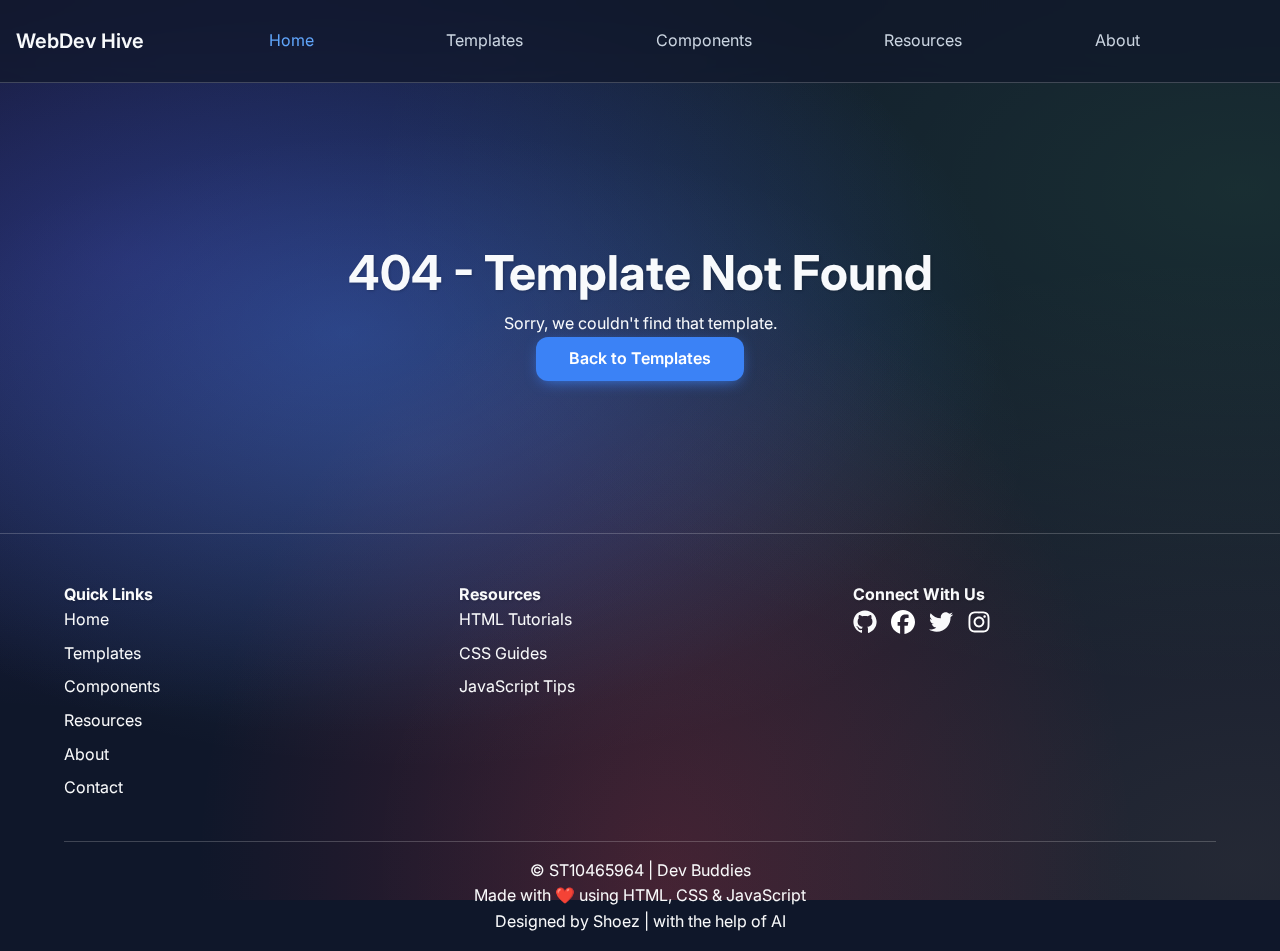
<file: template-detail.html>
<!doctype html>
<html lang="en">
    <head>
        <meta charset="UTF-8" />
        <meta name="viewport" content="width=device-width, initial-scale=1.0" />
        <link rel="icon" href="https://public-frontend-cos.metadl.com/mgx/img/favicon.png" type="image/png" />
        <!-- The title will be set by JavaScript -->
        <title>Web Development Hive - Template Details</title>
        <meta name="description" content="Detailed view of a web development template." />
        <link rel="preconnect" href="https://fonts.googleapis.com" />
        <link rel="preconnect" href="https://fonts.gstatic.com" crossorigin />
        <link
            href="https://fonts.googleapis.com/css2?family=Inter:wght@300;400;500;600;700&family=JetBrains+Mono:wght@400;500&display=swap"
            rel="stylesheet" />
         <link rel="stylesheet" href="css/styles.css" />
    </head>
    <body>
        <!-- Navigation Bar -->
        <nav class="navbar" id="navbar">
            <div class="nav-container">
                <div class="nav-logo">
                    <a href="index.html" class="logo-link">
                        
                        <span class="logo-text">WebDev Hive</span>
                    </a>
                </div>

                <a href="index.html" class="nav-link active">Home</a>

                <a href="templates.html" class="nav-link">Templates </a>

                <a href="components.html" class="nav-link">Components </a>

                <a href="resources.html" class="nav-link">Resources</a>

                <a href="about.html" class="nav-link">About</a>

                <div class="nav-actions">
                    <button class="mobile-menu-toggle" id="mobile-menu-toggle" aria-label="Menu">
                        <span></span>
                        <span></span>
                        <span></span>
                    </button>
                </div>
            </div>

            <!-- Search Bar -->
            <div class="search-bar" id="search-bar">
                <div class="search-container">
                    <input
                        type="text"
                        class="search-input"
                        id="search-input"
                        placeholder="Search templates, components, resources..." />
                    <button class="search-close" id="search-close">✕</button>
                </div>
            </div>
        </nav>

        <main id="main-content">
            <!-- This container will be populated by JavaScript -->
        </main>

        <!-- Placeholder for your Footer -->
        <footer class="footer">
            <div class="container">
                <div class="footer-content">
                    <div class="footer-column">
                        <h4>Quick Links</h4>
                        <ul class="footer-links">
                            <li><a href="index.html">Home</a></li>
                            <li><a href="templates.html">Templates</a></li>
                            <li><a href="components.html">Components</a></li>
                            <li><a href="resources.html">Resources</a></li>
                            <li><a href="about.html">About</a></li>
                            <li><a href="contact.html">Contact</a></li>
                        </ul>
                    </div>

                    <div class="footer-column">
                        <h4>Resources</h4>
                        <ul class="footer-links">
                            <li><a href="resources.html">HTML Tutorials</a></li>
                            <li><a href="resources.html">CSS Guides</a></li>
                            <li><a href="resources.html">JavaScript Tips</a></li>
                        </ul>
                    </div>
                    <div class="footer-column">
                        <h4>Connect With Us</h4>
                        <div class="social-links">
                            <!-- I've added a class="social-icon" to make styling easy -->
                            <!-- GitHub -->
                            <a href="https://github.com/CodyHouse/" target="_blank" aria-label="GitHub">
                                <svg xmlns="http://www.w3.org/2000/svg" viewBox="0 0 496 512" class="social-icon">
                                    <path
                                        fill="currentColor"
                                        d="M165.9 397.4c0 2-2.3 3.6-5.2 3.6-2.6 0-5.2-1.6-5.2-3.6 0-2 2.3-3.6 5.2-3.6 2.9 0 5.2 1.6 5.2 3.6zm-33.7-10.8c-.7 1.6.7 3.6 3.3 4.6 2.6 1 5.6.7 6.3-.9.7-1.6-.7-3.6-3.3-4.6-2.6-1-5.6-.7-6.3.9zm44.2-1.1c-2.9.7-4.6 2.9-4.3 5.2.3 2.3 2.9 3.6 5.9 2.9 2.9-.7 4.6-2.9 4.3-5.2-.3-2.3-2.9-3.6-5.9-2.9zM244 8C109.4 8 0 117.5 0 252c0 108.5 70.3 200.5 168 233.2 12.3 2.3 16.8-5.2 16.8-11.6 0-5.9-.3-25.3-.3-45.9-68.4 14.8-82.7-29.7-82.7-29.7-11.3-28.8-27.7-36.1-27.7-36.1-22.7-15.5 1.6-15.2 1.6-15.2 25.1 1.6 38.4 25.9 38.4 25.9 22.3 38.1 58.4 27.1 72.6 20.7 2.3-16.1 8.7-27.1 15.9-33.4-54.6-6.2-111.9-27.1-111.9-119.9 0-26.4 9.4-48.1 25.1-65.2-2.6-6.2-11-31.4 2.6-65.2 0 0 20.7-6.5 67.8 25.1 20.1-5.6 41.4-8.4 62.6-8.4s42.6 2.9 62.6 8.4c47.1-31.7 67.8-25.1 67.8-25.1 13.6 33.9 5.2 59.1 2.6 65.2 15.9 17.1 25.1 38.8 25.1 65.2 0 93.1-57.6 113.7-112.2 119.9 9 7.8 16.8 23.3 16.8 47.1 0 33.9-.3 61.3-.3 69.9 0 6.5 4.6 13.9 16.8 11.6C425.7 452.5 496 360.5 496 252 496 117.5 386.6 8 252 8z" />
                                </svg>
                            </a>

                            <!-- Facebook -->
                            <a href="https://facebook.com/your-username" target="_blank" aria-label="Facebook">
                                <svg
                                    style="color: white"
                                    xmlns="http://www.w3.org/2000/svg"
                                    viewBox="0 0 512 512"
                                    class="social-icon">
                                    <!--!Font Awesome Free 6.5.1 by @fontawesome - https://fontawesome.com License - https://fontawesome.com/license/free Copyright 2024 Fonticons, Inc.-->
                                    <path
                                        d="M512 256C512 114.6 397.4 0 256 0S0 114.6 0 256C0 376 82.7 476.8 194.2 504.5V334.2H141.4V256h52.8V222.3c0-87.1 39.4-127.5 125-127.5c16.2 0 44.2 3.2 55.7 6.4V172c-6-.6-16.5-1-29.6-1c-42 0-58.2 15.9-58.2 57.2V256h83.6l-14.4 78.2H287V510.1C413.8 494.8 512 386.9 512 256h0z"
                                        fill="white"></path>
                                </svg>
                            </a>

                            <!-- Twitter (X) -->
                            <a href="https://x.com/CodyWebHouse" target="_blank" aria-label="Twitter">
                                <svg xmlns="http://www.w3.org/2000/svg" viewBox="0 0 512 512" class="social-icon">
                                    <path
                                        fill="currentColor"
                                        d="M459.4 151.7c.3 4.5 .3 9 .3 13.6 0 138.7-105.6 298.8-298.8 298.8-59.5 0-114.9-17.2-161.4-47.1 8.4 1 16.8 1.6 25.5 1.6 49.1 0 94.2-16.6 130.1-44.8-46.1-1-84.8-31.2-98.1-72.8 6.5 1 13.2 1.6 19.8 1.6 9.4 0 18.7-1.3 27.5-3.6-48.1-9.7-84.3-52.2-84.3-103.1v-1.3 c14.1 7.8 30.3 12.9 47.5 13.6-28.3-18.9-46.8-51-46.8-87.4 0-19.5 5.2-37.7 14.4-53.5 52.2 63.9 130.1 105.6 218.2 110.2-1.6-7.8-2.6-16.1-2.6-24.4 0-58.4 47.5-105.6 105.6-105.6 30.3 0 57.8 12.9 77 33.9 24.1-4.5 46.8-13.6 67.1-25.8-7.8 24.4-24.4 44.8-46.1 57.8 21.2-2.3 41.8-8.1 60.5-16.6-14.4 20.8-32.6 39.3-53.5 54.3z" />
                                </svg>
                            </a>

                            <!-- Instagram -->
                            <a href="https://www.instagram.com/codyhouse.css" target="_blank" aria-label="Instagram">
                                <svg
                                    style="color: white"
                                    xmlns="http://www.w3.org/2000/svg"
                                    viewBox="0 0 448 512"
                                    class="social-icon">
                                    <!--!Font Awesome Free 6.5.1 by @fontawesome - https://fontawesome.com License - https://fontawesome.com/license/free Copyright 2024 Fonticons, Inc.-->
                                    <path
                                        d="M224.1 141c-63.6 0-114.9 51.3-114.9 114.9s51.3 114.9 114.9 114.9S339 319.5 339 255.9 287.7 141 224.1 141zm0 189.6c-41.1 0-74.7-33.5-74.7-74.7s33.5-74.7 74.7-74.7 74.7 33.5 74.7 74.7-33.6 74.7-74.7 74.7zm146.4-194.3c0 14.9-12 26.8-26.8 26.8-14.9 0-26.8-12-26.8-26.8s12-26.8 26.8-26.8 26.8 12 26.8 26.8zm76.1 27.2c-1.7-35.9-9.9-67.7-36.2-93.9-26.2-26.2-58-34.4-93.9-36.2-37-2.1-147.9-2.1-184.9 0-35.8 1.7-67.6 9.9-93.9 36.1s-34.4 58-36.2 93.9c-2.1 37-2.1 147.9 0 184.9 1.7 35.9 9.9 67.7 36.2 93.9s58 34.4 93.9 36.2c37 2.1 147.9 2.1 184.9 0 35.9-1.7 67.7-9.9 93.9-36.2 26.2-26.2 34.4-58 36.2-93.9 2.1-37 2.1-147.8 0-184.8zM398.8 388c-7.8 19.6-22.9 34.7-42.6 42.6-29.5 11.7-99.5 9-132.1 9s-102.7 2.6-132.1-9c-19.6-7.8-34.7-22.9-42.6-42.6-11.7-29.5-9-99.5-9-132.1s-2.6-102.7 9-132.1c7.8-19.6 22.9-34.7 42.6-42.6 29.5-11.7 99.5-9 132.1-9s102.7-2.6 132.1 9c19.6 7.8 34.7 22.9 42.6 42.6 11.7 29.5 9 99.5 9 132.1s2.7 102.7-9 132.1z"
                                        fill="white"></path>
                                </svg>
                            </a>
                        </div>
                    </div>
                </div>

                <div class="footer-bottom">
                    <div class="footer-divider"></div>
                    <div class="footer-info">
                        <p>&copy; ST10465964 | Dev Buddies</p>
                        <p>Made with ❤️ using HTML, CSS & JavaScript</p>
                        <p>Designed by Shoez | with the help of AI</p>
                    </div>
                </div>
            </div>
        </footer>

        <!-- PREVIOUSLY A LARGE SCRIPT BLOCK, NOW JUST THIS LINE -->
        <script type="module" src="js/template-detail-loader.js"></script>
        <script type="module" src="js/script.js"></script>
    </body>
</html>
</file>
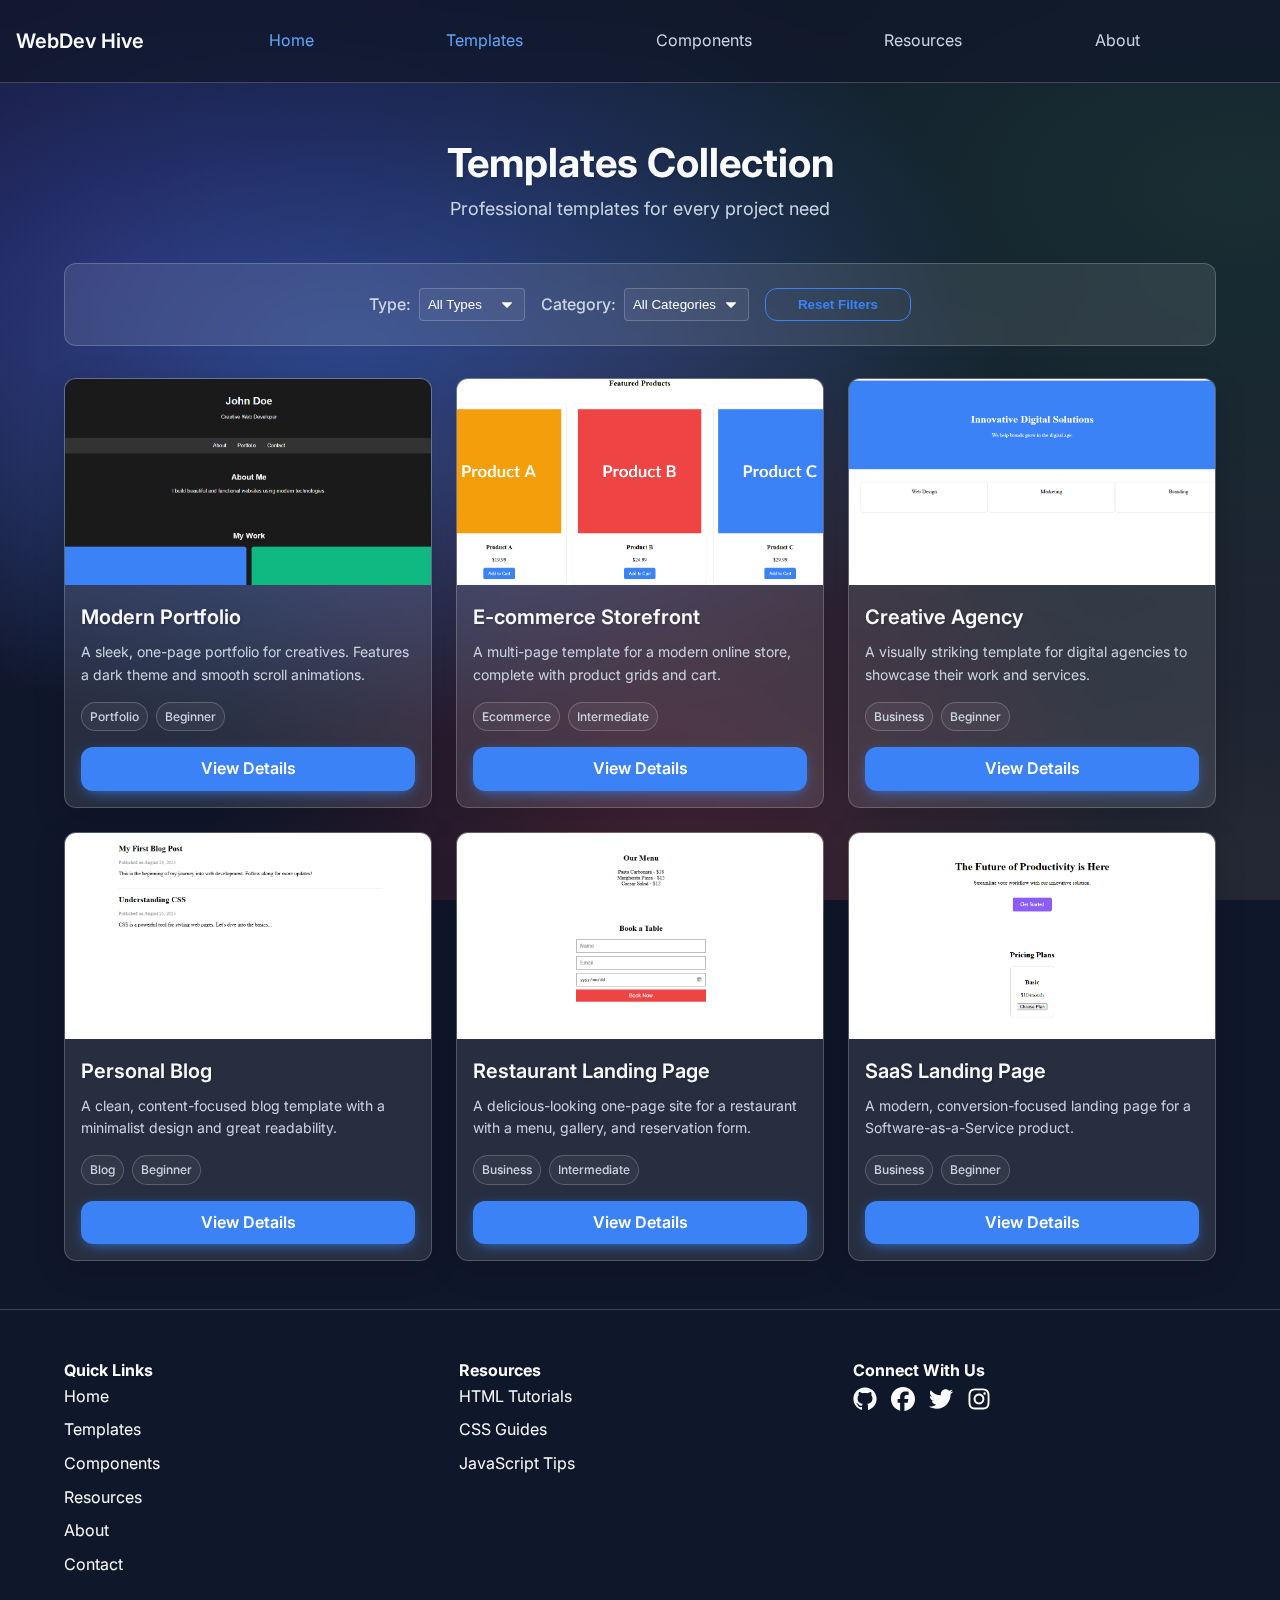
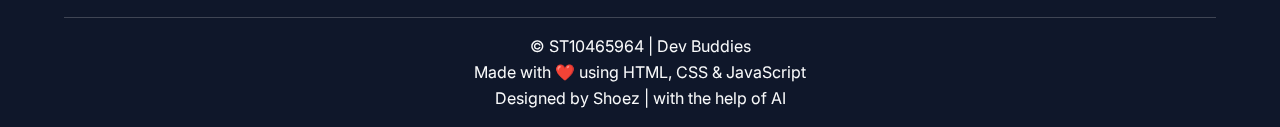
<file: templates.html>
<!doctype html>
<html lang="en">
    <head>
        <meta charset="UTF-8" />
        <meta name="viewport" content="width=device-width, initial-scale=1.0" />
        <link rel="icon" href="https://public-frontend-cos.metadl.com/mgx/img/favicon.png" type="image/png" />
        <title>Web Development Hive- Templates</title>
        <meta name="description" content="Browse our collection of professional web development templates." />
        <link rel="preconnect" href="https://fonts.googleapis.com" />
        <link rel="preconnect" href="https://fonts.gstatic.com" crossorigin />
        <link
            href="https://fonts.googleapis.com/css2?family=Inter:wght@300;400;500;600;700&family=JetBrains+Mono:wght@400;500&display=swap"
            rel="stylesheet" />
         <link rel="stylesheet" href="css/styles.css" />
    </head>
    <body>
        <!-- Navigation Bar -->
        <nav class="navbar" id="navbar">
            <div class="nav-container">
                <div class="nav-logo">
                    <a href="index.html" class="logo-link">
                        
                        <span class="logo-text">WebDev Hive</span>
                    </a>
                </div>

                <a href="index.html" class="nav-link active">Home</a>

                <a href="templates.html" class="nav-link">Templates </a>

                <a href="components.html" class="nav-link">Components </a>

                <a href="resources.html" class="nav-link">Resources</a>

                <a href="about.html" class="nav-link">About</a>

                <div class="nav-actions">
                    <button class="mobile-menu-toggle" id="mobile-menu-toggle" aria-label="Menu">
                        <span></span>
                        <span></span>
                        <span></span>
                    </button>
                </div>
            </div>

            <!-- Search Bar -->
            <div class="search-bar" id="search-bar">
                <div class="search-container">
                    <input
                        type="text"
                        class="search-input"
                        id="search-input"
                        placeholder="Search templates, components, resources..." />
                    <button class="search-close" id="search-close">✕</button>
                </div>
            </div>
        </nav>

        <main>
            <section id="templates" class="templates-section">
                <div class="container">
                    <div class="section-header">
                        <h2 class="section-title">Templates Collection</h2>
                        <p class="section-subtitle">Professional templates for every project need</p>
                    </div>

                    <div class="filters" id="template-filters">
                        <div class="filter-group">
                            <label for="type-filter">Type:</label>
                            <select id="type-filter" class="filter-select">
                                <option value="all">All Types</option>
                                <option value="one-page">One-Page</option>
                                <option value="multi-page">Multi-Page</option>
                            </select>
                        </div>
                        <div class="filter-group">
                            <label for="category-filter">Category:</label>
                            <select id="category-filter" class="filter-select">
                                <option value="all">All Categories</option>
                                <option value="portfolio">Portfolio</option>
                                <option value="business">Business</option>
                                <option value="ecommerce">E-commerce</option>
                                <option value="blog">Blog</option>
                            </select>
                        </div>
                        <button class="btn btn-outline" id="reset-filters">Reset Filters</button>
                    </div>

                    <div class="templates-grid" id="templates-grid">
                        <!-- i will use js to populate this grid with cards -->
                        <p>Loading templates...</p>
                    </div>
                </div>
            </section>
        </main>

        <footer class="footer">
            <div class="container">
                <div class="footer-content">
                    <div class="footer-column">
                        <h4>Quick Links</h4>
                        <ul class="footer-links">
                            <li><a href="index.html">Home</a></li>
                            <li><a href="templates.html">Templates</a></li>
                            <li><a href="components.html">Components</a></li>
                            <li><a href="resources.html">Resources</a></li>
                            <li><a href="about.html">About</a></li>
                            <li><a href="contact.html">Contact</a></li>
                        </ul>
                    </div>

                    <div class="footer-column">
                        <h4>Resources</h4>
                        <ul class="footer-links">
                            <li><a href="resources.html">HTML Tutorials</a></li>
                            <li><a href="resources.html">CSS Guides</a></li>
                            <li><a href="resources.html">JavaScript Tips</a></li>
                        </ul>
                    </div>
                    <div class="footer-column">
                        <h4>Connect With Us</h4>
                        <div class="social-links">
                            <!-- I've added a class="social-icon" to make styling easy -->
                            <!-- GitHub -->
                            <a href="https://github.com/CodyHouse/" target="_blank" aria-label="GitHub">
                                <svg xmlns="http://www.w3.org/2000/svg" viewBox="0 0 496 512" class="social-icon">
                                    <path
                                        fill="currentColor"
                                        d="M165.9 397.4c0 2-2.3 3.6-5.2 3.6-2.6 0-5.2-1.6-5.2-3.6 0-2 2.3-3.6 5.2-3.6 2.9 0 5.2 1.6 5.2 3.6zm-33.7-10.8c-.7 1.6.7 3.6 3.3 4.6 2.6 1 5.6.7 6.3-.9.7-1.6-.7-3.6-3.3-4.6-2.6-1-5.6-.7-6.3.9zm44.2-1.1c-2.9.7-4.6 2.9-4.3 5.2.3 2.3 2.9 3.6 5.9 2.9 2.9-.7 4.6-2.9 4.3-5.2-.3-2.3-2.9-3.6-5.9-2.9zM244 8C109.4 8 0 117.5 0 252c0 108.5 70.3 200.5 168 233.2 12.3 2.3 16.8-5.2 16.8-11.6 0-5.9-.3-25.3-.3-45.9-68.4 14.8-82.7-29.7-82.7-29.7-11.3-28.8-27.7-36.1-27.7-36.1-22.7-15.5 1.6-15.2 1.6-15.2 25.1 1.6 38.4 25.9 38.4 25.9 22.3 38.1 58.4 27.1 72.6 20.7 2.3-16.1 8.7-27.1 15.9-33.4-54.6-6.2-111.9-27.1-111.9-119.9 0-26.4 9.4-48.1 25.1-65.2-2.6-6.2-11-31.4 2.6-65.2 0 0 20.7-6.5 67.8 25.1 20.1-5.6 41.4-8.4 62.6-8.4s42.6 2.9 62.6 8.4c47.1-31.7 67.8-25.1 67.8-25.1 13.6 33.9 5.2 59.1 2.6 65.2 15.9 17.1 25.1 38.8 25.1 65.2 0 93.1-57.6 113.7-112.2 119.9 9 7.8 16.8 23.3 16.8 47.1 0 33.9-.3 61.3-.3 69.9 0 6.5 4.6 13.9 16.8 11.6C425.7 452.5 496 360.5 496 252 496 117.5 386.6 8 252 8z" />
                                </svg>
                            </a>

                            <!-- Facebook -->
                            <a href="https://facebook.com/your-username" target="_blank" aria-label="Facebook">
                                <svg
                                    style="color: white"
                                    xmlns="http://www.w3.org/2000/svg"
                                    viewBox="0 0 512 512"
                                    class="social-icon">
                                    <!--!Font Awesome Free 6.5.1 by @fontawesome - https://fontawesome.com License - https://fontawesome.com/license/free Copyright 2024 Fonticons, Inc.-->
                                    <path
                                        d="M512 256C512 114.6 397.4 0 256 0S0 114.6 0 256C0 376 82.7 476.8 194.2 504.5V334.2H141.4V256h52.8V222.3c0-87.1 39.4-127.5 125-127.5c16.2 0 44.2 3.2 55.7 6.4V172c-6-.6-16.5-1-29.6-1c-42 0-58.2 15.9-58.2 57.2V256h83.6l-14.4 78.2H287V510.1C413.8 494.8 512 386.9 512 256h0z"
                                        fill="white"></path>
                                </svg>
                            </a>

                            <!-- Twitter (X) -->
                            <a href="https://x.com/CodyWebHouse" target="_blank" aria-label="Twitter">
                                <svg xmlns="http://www.w3.org/2000/svg" viewBox="0 0 512 512" class="social-icon">
                                    <path
                                        fill="currentColor"
                                        d="M459.4 151.7c.3 4.5 .3 9 .3 13.6 0 138.7-105.6 298.8-298.8 298.8-59.5 0-114.9-17.2-161.4-47.1 8.4 1 16.8 1.6 25.5 1.6 49.1 0 94.2-16.6 130.1-44.8-46.1-1-84.8-31.2-98.1-72.8 6.5 1 13.2 1.6 19.8 1.6 9.4 0 18.7-1.3 27.5-3.6-48.1-9.7-84.3-52.2-84.3-103.1v-1.3 c14.1 7.8 30.3 12.9 47.5 13.6-28.3-18.9-46.8-51-46.8-87.4 0-19.5 5.2-37.7 14.4-53.5 52.2 63.9 130.1 105.6 218.2 110.2-1.6-7.8-2.6-16.1-2.6-24.4 0-58.4 47.5-105.6 105.6-105.6 30.3 0 57.8 12.9 77 33.9 24.1-4.5 46.8-13.6 67.1-25.8-7.8 24.4-24.4 44.8-46.1 57.8 21.2-2.3 41.8-8.1 60.5-16.6-14.4 20.8-32.6 39.3-53.5 54.3z" />
                                </svg>
                            </a>

                            <!-- Instagram -->
                            <a href="https://www.instagram.com/codyhouse.css" target="_blank" aria-label="Instagram">
                                <svg
                                    style="color: white"
                                    xmlns="http://www.w3.org/2000/svg"
                                    viewBox="0 0 448 512"
                                    class="social-icon">
                                    <!--!Font Awesome Free 6.5.1 by @fontawesome - https://fontawesome.com License - https://fontawesome.com/license/free Copyright 2024 Fonticons, Inc.-->
                                    <path
                                        d="M224.1 141c-63.6 0-114.9 51.3-114.9 114.9s51.3 114.9 114.9 114.9S339 319.5 339 255.9 287.7 141 224.1 141zm0 189.6c-41.1 0-74.7-33.5-74.7-74.7s33.5-74.7 74.7-74.7 74.7 33.5 74.7 74.7-33.6 74.7-74.7 74.7zm146.4-194.3c0 14.9-12 26.8-26.8 26.8-14.9 0-26.8-12-26.8-26.8s12-26.8 26.8-26.8 26.8 12 26.8 26.8zm76.1 27.2c-1.7-35.9-9.9-67.7-36.2-93.9-26.2-26.2-58-34.4-93.9-36.2-37-2.1-147.9-2.1-184.9 0-35.8 1.7-67.6 9.9-93.9 36.1s-34.4 58-36.2 93.9c-2.1 37-2.1 147.9 0 184.9 1.7 35.9 9.9 67.7 36.2 93.9s58 34.4 93.9 36.2c37 2.1 147.9 2.1 184.9 0 35.9-1.7 67.7-9.9 93.9-36.2 26.2-26.2 34.4-58 36.2-93.9 2.1-37 2.1-147.8 0-184.8zM398.8 388c-7.8 19.6-22.9 34.7-42.6 42.6-29.5 11.7-99.5 9-132.1 9s-102.7 2.6-132.1-9c-19.6-7.8-34.7-22.9-42.6-42.6-11.7-29.5-9-99.5-9-132.1s-2.6-102.7 9-132.1c7.8-19.6 22.9-34.7 42.6-42.6 29.5-11.7 99.5-9 132.1-9s102.7-2.6 132.1 9c19.6 7.8 34.7 22.9 42.6 42.6 11.7 29.5 9 99.5 9 132.1s2.7 102.7-9 132.1z"
                                        fill="white"></path>
                                </svg>
                            </a>
                        </div>
                    </div>
                </div>

                <div class="footer-bottom">
                    <div class="footer-divider"></div>
                    <div class="footer-info">
                        <p>&copy; ST10465964 | Dev Buddies</p>
                        <p>Made with ❤️ using HTML, CSS & JavaScript</p>
                        <p>Designed by Shoez | with the help of AI</p>
                    </div>
                </div>
            </div>
        </footer>

        <script type="module" src="js/script.js"></script>
    </body>
</html>
</file>
<file: css/styles.css>
/*=====================================================================
  CSS Custom Properties (Variables)
=====================================================================*/
:root {
  /* Colors */
  --primary-blue: #3b82f6;
  --primary-blue-glow: #60a5fa;
  --bg-primary: rgba(255, 255, 255, 0.1);
  --bg-secondary: rgba(255, 255, 255, 0.05);
  --bg-dark: #0f172a;
  --text-primary: #f8fafc;
  --text-secondary: #cbd5e1;
  --text-on-dark: #f9fafb;
  --border-color: rgba(255, 255, 255, 0.2);
  --shadow-color: rgba(0, 0, 0, 0.15);
  /* Fonts */
  --font-family-sans: "Inter", system-ui, sans-serif;
  --font-family-headings: "Poppins", "Inter", system-ui, sans-serif;
  --font-family-mono: "JetBrains Mono", monospace;
  /* Spacing & Radius */
  --space-xs: 0.25rem;
  --space-sm: 0.5rem;
  --space-md: 1rem;
  --space-lg: 1.5rem;
  --space-xl: 3rem;
  --border-radius: 0.75rem;
}

.dark-theme {
  --primary-blue: #60a5fa;
  --primary-blue-glow: #93c5fd;
  --bg-primary: rgba(15, 23, 42, 0.2);
  --bg-secondary: rgba(15, 23, 42, 0.1);
  --border-color: rgba(255, 255, 255, 0.1);
}

/*=====================================================================
  GLOBAL RESET & DEFAULTS
=====================================================================*/
*,
*::before,
*::after {
  box-sizing: border-box;
  margin: 0;
  padding: 0;
}
html {
  scroll-behavior: smooth;
}

body {
  font-family: var(--font-family-sans);
  background-color: var(--bg-dark);
  background-image: radial-gradient(at 27% 37%, hsla(215, 98%, 61%, 0.3) 0px, transparent 50%),
    radial-gradient(at 97% 21%, hsla(125, 98%, 72%, 0.1), transparent 50%),
    radial-gradient(at 52% 99%, hsla(355, 98%, 61%, 0.2), transparent 50%),
    radial-gradient(at 10% 29%, hsla(256, 96%, 61%, 0.2), transparent 50%),
    radial-gradient(at 97% 96%, hsla(38, 60%, 74%, 0.1), transparent 50%),
    radial-gradient(at 33% 50%, hsla(222, 67%, 73%, 0.15), transparent 50%);
  background-attachment: fixed;
  color: var(--text-primary);
  line-height: 1.6;
}

body::before {
  content: "";
  position: fixed;
  inset: 0;
  pointer-events: none;
  background: radial-gradient(600px circle at var(--x) var(--y), rgba(60, 130, 246, 0.15), transparent 80%);
  z-index: -1;
  transition: background 0.1s linear;
}

/*=====================================================================
  KEYFRAMES & TRANSITIONS
=====================================================================*/
@keyframes fadeInSlideUp {
  from {
    opacity: 0;
    transform: translateY(20px);
  }
  to {
    opacity: 1;
    transform: translateY(0);
  }
}
@keyframes glow {
  50% {
    box-shadow: 0 0 20px var(--primary-blue-glow);
  }
}
@keyframes spin {
  to {
    transform: rotate(360deg);
  }
}
@keyframes blink {
  50% {
    opacity: 0;
  }
}
@keyframes fade-out {
  to {
    opacity: 0;
  }
}
@keyframes fade-in {
  from {
    opacity: 0;
  }
}

::view-transition-old(root) {
  animation: 400ms cubic-bezier(0.4, 0, 0.2, 1) both fade-out;
}
::view-transition-new(root) {
  animation: 400ms cubic-bezier(0.4, 0, 0.2, 1) both fade-in;
}

/*=====================================================================
  SHARED STYLES & UTILITIES
=====================================================================*/
/* --- Layout & Sections --- */
.container {
  width: 90%;
  max-width: 1440px;
  margin: 0 auto;
}
.featured-section,
.templates-section,
.components-section,
.resources-section,
.about-section,
.contact-section,
.template-detail-section,
.not-found-section {
  padding: var(--space-xl) 0;
}
.section-header,
.detail-header {
  text-align: center;
  margin-bottom: 2.5rem;
}

/* --- Grids --- */
.featured-grid,
.templates-grid,
.components-grid,
.resources-grid,
.stats-grid {
  display: grid;
  gap: var(--space-lg);
}
.featured-grid,
.templates-grid,
.components-grid,
.resources-grid {
  grid-template-columns: repeat(auto-fit, minmax(280px, 1fr));
}
.featured-grid,
.templates-grid,
.components-grid {
  perspective: 1000px;
}

/* --- Glassmorphism Effect --- */
.navbar,
.search-bar,
.card,
.resource-card,
.modal-content,
.filters,
.detail-code-viewer,
.nav-menu {
  backdrop-filter: blur(15px);
  -webkit-backdrop-filter: blur(10px);
  border: 1px solid var(--border-color);
}
.navbar,
.search-bar,
.modal-content,
.nav-menu {
  backdrop-filter: blur(12px);
  -webkit-backdrop-filter: blur(12px);
}
.card,
.modal-content {
  box-shadow: 0 8px 32px 0 var(--shadow-color);
}
.card,
.resource-card,
.filters,
.detail-code-viewer {
  background: var(--bg-primary);
}

/* --- Typography --- */
h1,
h2,
h3,
h4,
h5,
h6 {
  font-family: var(--font-family-headings);
  font-weight: 700;
  text-shadow: 1px 1px 3px rgba(0, 0, 0, 0.2);
}
.section-title {
  font-size: 2.5rem;
}
.section-subtitle {
  color: var(--text-secondary);
  font-size: 1.125rem;
}
.text-xs {
  font-size: 0.75rem;
}
.text-sm {
  font-size: 0.875rem;
}
.text-base {
  font-size: 1rem;
}
.text-lg {
  font-size: 1.125rem;
}
.text-xl {
  font-size: 1.25rem;
}

/* --- Forms & Inputs --- */
.contact-form input,
.contact-form textarea,
.search-input,
.newsletter-form input,
.filter-select {
  border: 1px solid var(--border-color);
  background-color: var(--bg-secondary);
  color: var(--text-primary);
  border-radius: var(--space-xs);
  padding: var(--space-sm);
}
.contact-form .form-group {
  margin-bottom: var(--space-md);
}
.contact-form label {
  display: block;
  margin-bottom: var(--space-xs);
  font-weight: 600;
}
.contact-form input,
.contact-form textarea {
  width: 100%;
}

/*=====================================================================
  COMPONENTS
=====================================================================*/
/* --- Buttons --- */
.btn {
  display: inline-flex;
  align-items: center;
  justify-content: center;
  padding: var(--space-sm) 2rem;
  border-radius: var(--border-radius);
  font-weight: 600;
  cursor: pointer;
  text-decoration: none;
  border: 1px solid transparent;
  transition: all 0.3s ease;
}
.btn-primary {
  background: var(--primary-blue);
  color: #fff;
  box-shadow: 0 4px 15px -5px var(--primary-blue);
}
.btn-primary:hover {
  background: var(--primary-blue-glow);
  box-shadow: 0 4px 25px -5px var(--primary-blue-glow);
  transform: translateY(-2px);
}
.btn-secondary {
  background: var(--bg-secondary);
  border-color: var(--border-color);
  color: var(--text-primary);
}
.btn-secondary:hover {
  background: var(--bg-primary);
  border-color: var(--primary-blue-glow);
  color: var(--primary-blue-glow);
}
.btn-outline {
  background: transparent;
  border: 1px solid var(--primary-blue);
  color: var(--primary-blue);
}
.btn-outline:hover {
  background: var(--primary-blue);
  color: #fff;
}

/* --- Navigation --- */
.navbar {
  position: sticky;
  top: 0;
  z-index: 1000;
  background: rgba(15, 23, 42, 0.7);
  border-width: 0 0 1px 0;
}
.nav-container {
  display: flex;
  align-items: center;
  justify-content: space-between;
  padding: 1.5rem var(--space-md);
}
.nav-logo .logo-link {
  display: flex;
  align-items: center;
  font-weight: 600;
  font-size: 1.25rem;
  color: var(--text-primary);
  text-decoration: none;
}
.logo-icon {
  margin-right: var(--space-xs);
}
.nav-menu {
  display: flex;
  list-style: none;
  gap: var(--space-md);
}
.nav-link {
  color: var(--text-secondary);
  text-decoration: none;
  padding: var(--space-xs) var(--space-sm);
  transition: color 0.3s ease;
}
.nav-link.active,
.nav-link:hover {
  color: var(--primary-blue-glow);
}
.nav-actions {
  display: flex;
  gap: var(--space-sm);
}
.nav-actions button {
  background: transparent;
  border: none;
  font-size: 1.25rem;
  cursor: pointer;
  color: var(--text-primary);
}
.mobile-menu-toggle {
  display: none;
  flex-direction: column;
  gap: 4px;
}
.mobile-menu-toggle span {
  width: 24px;
  height: 2px;
  background: var(--text-primary);
}
.search-bar {
  position: absolute;
  top: 100%;
  left: 0;
  width: 100%;
  background: rgba(15, 23, 42, 0.9);
  border-width: 1px 0 0 0;
  display: none;
}
.search-bar.active {
  display: block;
}
.search-container {
  display: flex;
  align-items: center;
  padding: var(--space-sm) var(--space-md);
}
.search-input {
  flex: 1;
}
.search-close {
  background: transparent;
  border: none;
  margin-left: var(--space-sm);
  font-size: 1.25rem;
  cursor: pointer;
}

/* --- Hero Section --- */
.hero {
  padding: 8rem 0;
  text-align: center;
  position: relative;
  overflow: hidden;
}
.hero-content {
  position: relative;
  z-index: 2;
}
.hero-title {
  font-size: 4.5rem;
  font-weight: 800;
  margin-bottom: var(--space-md);
  line-height: 1.1;
  text-shadow: 0 4px 20px rgba(0, 0, 0, 0.4);
  animation: fadeInSlideUp 1s ease-out forwards;
}
.gradient-text {
  background: linear-gradient(90deg, #ffffff, var(--primary-blue-glow));
  -webkit-background-clip: text;
  -webkit-text-fill-color: transparent;
}
.hero-subtitle {
  font-size: 1.25rem;
  margin: 0 auto var(--space-lg);
  color: var(--text-secondary);
  max-width: 60ch;
  opacity: 0;
  animation: fadeInSlideUp 1s ease-out 0.3s forwards;
}
.hero-actions {
  opacity: 0;
  animation: fadeInSlideUp 1s ease-out 0.6s forwards;
}
.hero-actions .btn + .btn {
  margin-left: var(--space-sm);
}

/* --- Cards --- */
.card {
  border-radius: var(--border-radius);
  overflow: hidden;
  display: flex;
  flex-direction: column;
  transform-style: preserve-3d;
  transition:
    transform 0.5s cubic-bezier(0.23, 1, 0.32, 1),
    box-shadow 0.5s cubic-bezier(0.23, 1, 0.32, 1),
    border-color 0.5s cubic-bezier(0.23, 1, 0.32, 1);
}
.card:hover {
  transform: translateY(-8px) scale(1.02);
  box-shadow: 0 0 25px -5px var(--primary-blue-glow);
  border-color: var(--primary-blue-glow);
}
.card-image-container {
  width: 100%;
  padding-top: 56.25%;
  position: relative;
  background-color: var(--bg-secondary);
}
.card-image {
  position: absolute;
  inset: 0;
  width: 100%;
  height: 100%;
  object-fit: cover;
}
.card-content {
  padding: var(--space-md);
  display: flex;
  flex-direction: column;
  flex-grow: 1;
}
.card-title {
  font-size: 1.25rem;
  font-weight: 600;
  margin-bottom: var(--space-sm);
  color: var(--text-primary);
  transform: translateZ(50px);
}
.card-description {
  font-size: 0.875rem;
  color: var(--text-secondary);
  flex-grow: 1;
  margin-bottom: var(--space-md);
}
.card-meta {
  display: flex;
  gap: var(--space-sm);
  margin-bottom: var(--space-md);
}
.tag {
  background-color: var(--bg-secondary);
  border: 1px solid var(--border-color);
  color: var(--text-secondary);
  padding: var(--space-xs) var(--space-sm);
  border-radius: 999px;
  font-size: 0.75rem;
  font-weight: 500;
  text-transform: capitalize;
}
.card-content,
.card-image-container {
  transform: translateZ(20px);
}
.card-button {
  width: 100%;
  text-align: center;
  transform: translateZ(40px);
}

/* --- Filtering & Live Animation --- */
.filters {
  display: flex;
  flex-wrap: wrap;
  gap: var(--space-md);
  margin-bottom: 2rem;
  justify-content: center;
  align-items: center;
  padding: var(--space-lg);
  border-radius: var(--border-radius);
}
.filter-group {
  display: flex;
  align-items: center;
  gap: var(--space-sm);
}
.filter-group label {
  font-weight: 500;
  color: var(--text-secondary);
}
.filter-select {
  appearance: none;
  -webkit-appearance: none;
  padding-right: 2rem;
  background-image: url("data:image/svg+xml;charset=US-ASCII,%3Csvg%20xmlns%3D%22http%3A%2F%2Fwww.w3.org%2F2000%2Fsvg%22%20width%3D%22292.4%22%20height%3D%22292.4%22%3E%3Cpath%20fill%3D%22%23F8FAFC%22%20d%3D%22M287%2069.4a17.6%2017.6%200%200%200-13-5.4H18.4c-5%200-9.3%201.8-12.9%205.4A17.6%2017.6%200%200%200%200%2082.2c0%205%201.8%209.3%205.4%2012.9l128%20127.9c3.6%203.6%207.8%205.4%2012.8%205.4s9.2-1.8%2012.8-5.4L287%2095c3.5-3.5%205.4-7.8%205.4-12.8%200-5-1.9-9.2-5.5-12.8z%22%2F%3E%3C%2Fsvg%3E");
  background-repeat: no-repeat;
  background-position: right 0.7rem top 50%;
  background-size: 0.65rem auto;
  transition: border-color 0.2s ease;
}
.filter-select:hover {
  border-color: var(--primary-blue-glow);
}
.filter-select option {
  background-color: var(--bg-dark);
  color: var(--text-primary);
}
.templates-grid .card,
.components-grid .card {
  transition:
    transform 0.5s cubic-bezier(0.23, 1, 0.32, 1),
    opacity 0.5s ease,
    width 0.5s ease,
    margin 0.5s ease,
    padding 0.5s ease;
}
.card.hide {
  transform: scale(0.8);
  opacity: 0;
  width: 0;
  padding: 0;
  margin: 0;
  overflow: hidden;
}

/* --- Other Components --- */
.stats-section {
  background: rgba(0, 0, 0, 0.1);
  padding: var(--space-xl) 0;
}
.stats-grid {
  grid-template-columns: repeat(auto-fit, minmax(150px, 1fr));
  text-align: center;
}
.stat-number {
  font-size: 2.5rem;
  font-weight: 700;
  color: var(--primary-blue-glow);
}
.stat-label {
  color: var(--text-secondary);
}
.component-categories {
  display: flex;
  flex-wrap: wrap;
  justify-content: center;
  gap: var(--space-sm);
  margin-bottom: var(--space-lg);
}
.category-btn {
  padding: var(--space-xs) 0.75rem;
  border: 2px solid transparent;
  border-radius: 999px;
  background: var(--bg-secondary);
  color: var(--text-primary);
  cursor: pointer;
  transition: all 0.2s ease;
}
.category-btn.active,
.category-btn:hover {
  border-color: var(--primary-blue);
  background: transparent;
  color: var(--primary-blue);
}
.resource-card {
  padding: var(--space-md);
  border-radius: var(--border-radius);
  text-align: center;
}
.resource-icon {
  font-size: 2rem;
  margin-bottom: var(--space-sm);
}
.resource-link {
  color: var(--primary-blue);
  text-decoration: none;
}
.resource-link:hover {
  text-decoration: underline;
}
.about-content,
.contact-content {
  display: flex;
  flex-wrap: wrap;
  gap: 2rem;
  align-items: center;
}
.about-text,
.contact-form-container,
.contact-info {
  flex: 1 1 300px;
}
.contact-item {
  display: flex;
  align-items: flex-start;
  gap: 0.75rem;
  margin-bottom: var(--space-md);
}
.contact-icon {
  font-size: 1.5rem;
  color: var(--primary-blue);
}

/* --- Footer --- */
.footer {
  background: transparent;
  border-top: 1px solid var(--border-color);
  color: var(--text-on-dark);
  padding: var(--space-xl) 0 var(--space-md);
}
.footer a {
  color: var(--text-on-dark);
  text-decoration: none;
  transition: color 0.2s ease-in-out;
}
.footer a:hover {
  color: var(--primary-blue-glow);
}
.footer-content {
  display: flex;
  flex-wrap: wrap;
  gap: 2rem;
}
.footer-column {
  flex: 1 1 200px;
}
.footer-links {
  list-style: none;
  padding: 0;
}
.footer-links li {
  margin-bottom: var(--space-sm);
}
.social-links a {
  font-size: 1.5rem;
  margin-right: var(--space-sm);
}
.social-icon {
  width: 24px;
  height: 24px;
  fill: var(--text-on-dark);
  transition: fill 0.2s ease-in-out;
}
.social-links a:hover .social-icon {
  fill: var(--primary-blue);
}
.newsletter-form {
  display: flex;
  gap: var(--space-sm);
  margin-top: var(--space-sm);
}
.newsletter-form button {
  padding: var(--space-sm) var(--space-md);
  background: var(--primary-blue);
  color: #fff;
  border: none;
  border-radius: var(--space-xs);
  cursor: pointer;
}
.footer-bottom {
  margin-top: 2rem;
  text-align: center;
}
.footer-divider {
  height: 1px;
  background: var(--border-color);
  margin-bottom: var(--space-md);
}

/* --- Modal & Overlays --- */
.modal,
.loading-spinner {
  position: fixed;
  inset: 0;
  display: none;
  align-items: center;
  justify-content: center;
  z-index: 2000;
}
.modal.active,
.loading-spinner.active {
  display: flex;
}
.modal-overlay {
  position: absolute;
  inset: 0;
  background: rgba(0, 0, 0, 0.6);
}
.modal-content {
  position: relative;
  background: rgba(15, 23, 42, 0.7);
  border-radius: var(--border-radius);
  max-width: 90%;
  max-height: 90%;
  overflow: hidden;
  z-index: 1;
}
.modal-header,
.modal-footer {
  padding: 0.75rem var(--space-md);
  background: rgba(0, 0, 0, 0.2);
  display: flex;
  align-items: center;
  justify-content: space-between;
}
.modal-body {
  padding: var(--space-md);
  overflow-y: auto;
}
.modal-close {
  background: transparent;
  border: none;
  font-size: 1.5rem;
  cursor: pointer;
  color: var(--text-primary);
}
.loading-spinner {
  background: rgba(15, 23, 42, 0.8);
  z-index: 1500;
}
.spinner {
  width: 3rem;
  height: 3rem;
  border: 4px solid var(--border-color);
  border-top-color: var(--primary-blue);
  border-radius: 50%;
  animation: spin 1s linear infinite;
}
.back-to-top {
  position: fixed;
  bottom: 2rem;
  right: 2rem;
  background: var(--primary-blue);
  color: #fff;
  border: none;
  border-radius: 50%;
  width: 3rem;
  height: 3rem;
  font-size: 1.5rem;
  cursor: pointer;
  display: none;
  align-items: center;
  justify-content: center;
  z-index: 500;
}
.back-to-top.visible {
  display: flex;
}

/*=====================================================================
  PAGE-SPECIFIC STYLES & ADD-ONS
=====================================================================*/
/* --- Template Detail Page & Interactive Playground --- */
.detail-header-container {
  display: flex;
  flex-wrap: wrap;
  justify-content: space-between;
  align-items: center;
  gap: 1rem;
  margin-bottom: 2rem;
}
.detail-header {
  text-align: left;
  margin: 0;
  flex-grow: 1;
}
.detail-header h1 {
  font-size: 2.25rem;
  margin-bottom: 0.25rem;
}
.detail-meta-actions {
  display: flex;
  flex-direction: column;
  align-items: flex-end;
  gap: 0.75rem;
}
.detail-meta-actions .card-meta {
  justify-content: flex-end;
  margin-bottom: 0;
}
.interactive-playground {
  display: flex;
  width: 100%;
  height: 70vh;
  border: 1px solid var(--border-color);
  border-radius: var(--border-radius);
  overflow: hidden;
  background: var(--bg-secondary);
}
.playground-preview-pane {
  width: 55%;
  background: #fff;
}
.playground-code-pane {
  width: 45%;
}
.playground-preview-pane,
.playground-code-pane {
  flex-grow: 1;
  height: 100%;
  display: flex;
  flex-direction: column;
  overflow: hidden;
}
.playground-resizer {
  width: 8px;
  background: var(--border-color);
  cursor: col-resize;
  flex-shrink: 0;
  transition: background 0.2s ease;
}
.playground-resizer:hover {
  background: var(--primary-blue);
}
.viewport-controls {
  flex-shrink: 0;
  background: var(--bg-dark);
  padding: 0.5rem;
  text-align: center;
  border-bottom: 1px solid var(--border-color);
}
.viewport-btn {
  background: none;
  border: none;
  color: var(--text-secondary);
  cursor: pointer;
  padding: 0.25rem 0.5rem;
  border-radius: 4px;
}
.viewport-btn svg {
  width: 24px;
  height: 24px;
  vertical-align: middle;
}
.viewport-btn:hover {
  color: var(--text-primary);
  background: var(--bg-primary);
}
#live-preview-iframe {
  width: 100%;
  height: 100%;
  border: none;
  transition: width 0.4s cubic-bezier(0.23, 1, 0.32, 1);
}
.playground-code-pane .code-panels {
  flex-grow: 1;
  position: relative;
}
.playground-code-pane .code-panel {
  height: 100%;
}
.playground-code-pane pre {
  height: 100%;
  max-height: none;
  margin: 0;
  padding-top: 3.5rem;
  background-color: rgba(15, 23, 42, 0.8);
  color: var(--text-on-dark);
  padding: var(--space-lg);
  overflow-y: auto;
  font-family: var(--font-family-mono);
  font-size: 0.875rem;
}
.copy-btn {
  position: absolute;
  top: 0.5rem;
  right: 0.5rem;
  z-index: 10;
  background-color: var(--bg-primary);
  border: 1px solid var(--border-color);
  color: var(--text-secondary);
  padding: var(--space-xs) var(--space-sm);
  border-radius: var(--space-xs);
  cursor: pointer;
}
.copy-btn:hover {
  background-color: var(--primary-blue);
  color: white;
}
.detail-preview-image,
.detail-code-viewer {
  display: none;
} /* Hide old static elements */
.code-tabs {
  display: flex;
  padding: 0 var(--space-lg);
  border-bottom: 1px solid var(--border-color);
}
.tab-btn {
  padding: 0.75rem var(--space-md);
  border: none;
  background: transparent;
  cursor: pointer;
  font-size: 1rem;
  font-weight: 500;
  color: var(--text-secondary);
  border-bottom: 3px solid transparent;
  margin-bottom: -1px;
}
.tab-btn.active {
  color: var(--primary-blue);
  border-bottom-color: var(--primary-blue);
}
.code-panel {
  display: none;
}
.code-panel.active {
  display: block;
}

/* --- Scroll & Typing Animations --- */
.code-content .code-line.typing::after {
  content: "▋";
  font-family: monospace;
  animation: blink 1s step-end infinite;
}
.reveal-on-scroll {
  opacity: 0;
  transform: translateY(30px);
  transition:
    opacity 0.8s cubic-bezier(0.175, 0.885, 0.32, 1.275),
    transform 0.8s cubic-bezier(0.175, 0.885, 0.32, 1.275);
}
.reveal-on-scroll.is-visible {
  opacity: 1;
  transform: translateY(0);
}

/* --- Misc & Fallbacks --- */
.not-found-section {
  text-align: center;
  min-height: 50vh;
  display: flex;
  flex-direction: column;
  align-items: center;
  justify-content: center;
}
.not-found-section h1 {
  font-size: 3rem;
}
.no-results {
  grid-column: 1 / -1;
  text-align: center;
  padding: 2rem;
  font-size: 1.125rem;
  color: var(--text-secondary);
}
.form-success {
  text-align: center;
  background: var(--bg-primary);
  padding: 2rem;
  border-radius: var(--border-radius);
}

/*=====================================================================
  ACCESSIBILITY & RESPONSIVE DESIGN
=====================================================================*/
@media (prefers-reduced-motion: reduce) {
  *,
  *::before,
  *::after {
    animation-duration: 0.01ms !important;
    animation-iteration-count: 1 !important;
    transition-duration: 0.01ms !important;
  }
}
button:focus-visible,
a:focus-visible,
input:focus-visible,
textarea:focus-visible,
select:focus-visible {
  outline: 2px solid var(--primary-blue);
  outline-offset: 2px;
}

@media (max-width: 768px) {
  .hero-title {
    font-size: 3rem;
  }
  .nav-menu {
    position: absolute;
    top: 100%;
    left: 0;
    right: 0;
    width: 100%;
    background: rgba(15, 23, 42, 0.9);
    flex-direction: column;
    display: none;
    border-width: 0 0 1px 0;
  }
  .nav-menu.active {
    display: flex;
  }
  .mobile-menu-toggle {
    display: flex;
  }
  .about-content,
  .contact-content,
  .footer-content {
    flex-direction: column;
  }
}
</file>
